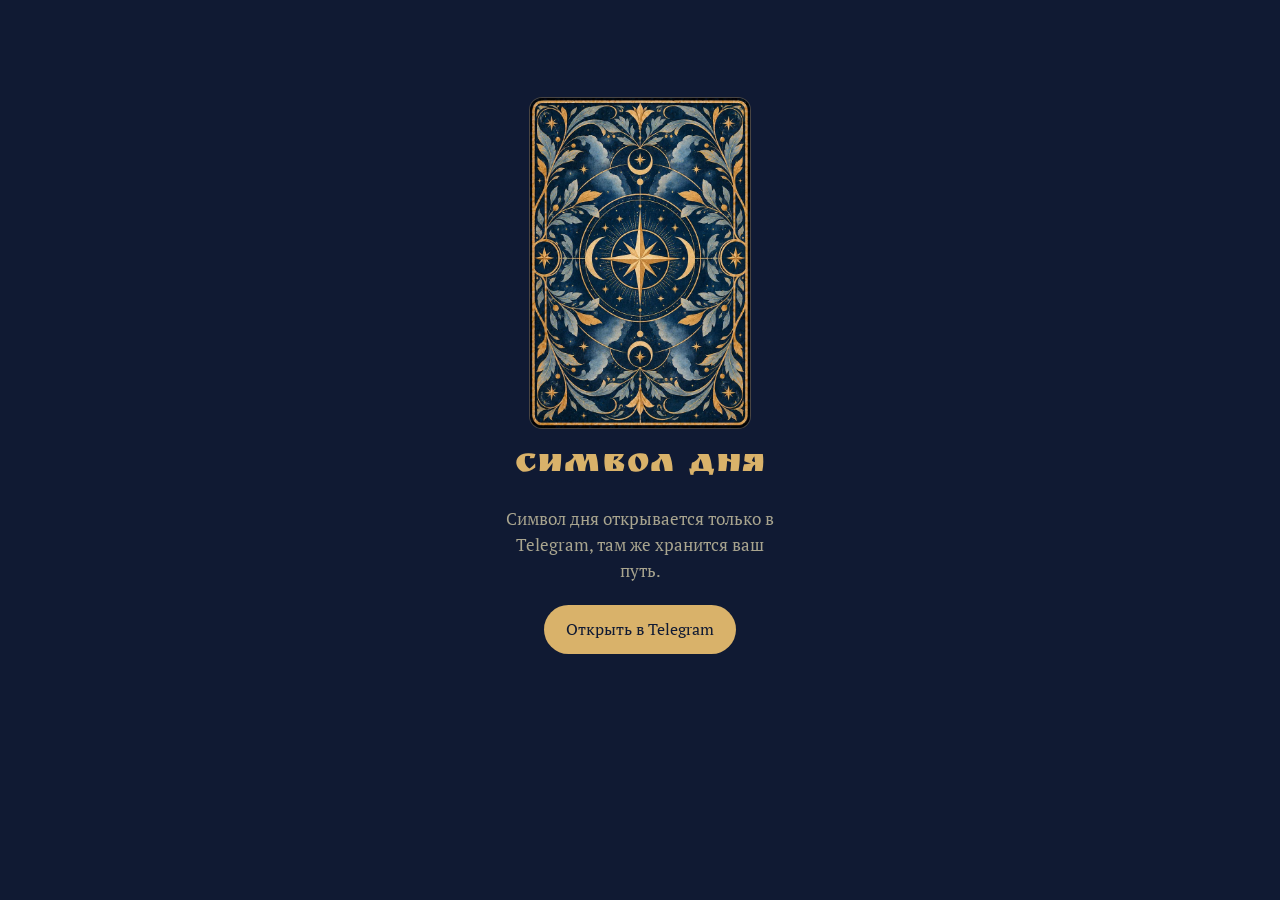
<file: index.html>
<!doctype html>
<html lang="ru">
<head>
<meta charset="utf-8">
<meta name="viewport" content="width=device-width, initial-scale=1, viewport-fit=cover">
<title>Символ дня</title>

<link rel="preconnect" href="https://fonts.googleapis.com">
<link rel="stylesheet" href="https://fonts.googleapis.com/css2?family=Ruslan+Display&family=PT+Serif:ital,wght@0,400;0,700;1,400&display=swap">
<script src="https://telegram.org/js/telegram-web-app.js"></script>
<style>
/* Layout: одна колонка, карта по центру как на столе, текст под ней; второй экран «Мой путь» — лента прошлых дней. Единый тёмный мир колоды: индиго и золото. */
:root {
  --night: #101a33;
  --night-2: #18264a;
  --gold: #d9b26a;
  --gold-soft: #b8975c;
  --cream: #efe4cc;
  --muted: #a9a58f;
  --line: rgba(217, 178, 106, .28);
  --veil: rgba(217, 178, 106, .06);
  --field: rgba(16, 26, 51, .7);
  --display: "Ruslan Display", "PT Serif", Georgia, serif;
  --body: "PT Serif", Georgia, "Times New Roman", serif;
  color-scheme: dark;
}
html, body { height: 100%; }
body { margin: 0; -webkit-text-size-adjust: 100%; }
[hidden] { display: none !important; }
img { max-width: 100%; }
:root { padding-top: env(safe-area-inset-top, 0px); padding-bottom: env(safe-area-inset-bottom, 0px); }
body {
  background: var(--night);
  color: var(--cream);
  font-family: var(--body);
  font-size: 17px;
  line-height: 1.55;
}
.wrap {
  max-width: 460px; margin: 0 auto;
  padding-left: max(16px, env(safe-area-inset-left, 0px));
  padding-right: max(16px, env(safe-area-inset-right, 0px));
  padding-block: 16px 40px;
  display: flex; flex-direction: column; align-items: center; gap: 18px;
}
.head { text-align: center; display: grid; gap: 2px; }
.eyebrow { font-size: 12px; letter-spacing: .18em; text-transform: uppercase; color: var(--gold-soft); }
.date { color: var(--muted); font-size: 14px; }

.tabs { display: flex; gap: 4px; padding: 4px; border: 1px solid var(--line); border-radius: 999px; }
.tabs button {
  font: inherit; font-size: 15px; color: var(--muted); background: none; border: 0;
  padding: 7px 16px; border-radius: 999px; cursor: pointer;
}
.tabs button[aria-selected="true"] { background: var(--veil); color: var(--gold); box-shadow: inset 0 0 0 1px var(--line); }
.tabs button:focus-visible { outline: 2px solid var(--gold); outline-offset: 2px; }

.view { width: 100%; display: flex; flex-direction: column; align-items: center; gap: 18px; }

.banner {
  width: 100%; box-sizing: border-box; border: 1px solid var(--line); border-radius: 12px;
  padding: 12px 14px; background: var(--veil); display: grid; gap: 8px; font-size: 15px;
}
.banner .row { display: flex; gap: 10px; flex-wrap: wrap; }

/* Карта */
.stage { perspective: 1400px; width: min(78vw, 340px); max-width: 100%; }
.card {
  position: relative; width: 100%; aspect-ratio: 2 / 3; max-width: 100%;
  transform-style: preserve-3d; transition: transform 1.1s cubic-bezier(.3, .1, .2, 1);
  border: 0; padding: 0; background: none; cursor: pointer; display: block;
}
.card.open { transform: rotateY(180deg); cursor: default; }
.side {
  position: absolute; inset: 0; backface-visibility: hidden; -webkit-backface-visibility: hidden;
  border-radius: 14px; overflow: hidden; box-shadow: 0 18px 40px rgba(0, 0, 0, .55), 0 0 0 1px var(--line);
}
.side img { width: 100%; height: 100%; object-fit: cover; display: block; }
.front { transform: rotateY(180deg); }
.card:not(.open) .back { animation: breathe 3.6s ease-in-out infinite; }
@keyframes breathe { 50% { box-shadow: 0 18px 48px rgba(217, 178, 106, .22), 0 0 0 1px var(--line); } }
.card:focus-visible { outline: 2px solid var(--gold); outline-offset: 6px; border-radius: 14px; }
.hint { color: var(--muted); font-style: italic; text-align: center; min-height: 1.5em; margin: 0; }

.reading { width: 100%; display: grid; gap: 18px; opacity: 0; transform: translateY(8px); transition: opacity .7s .6s, transform .7s .6s; }
.reading.show { opacity: 1; transform: none; }
.name { font-family: var(--display); color: var(--gold); text-align: center; font-size: 34px; line-height: 1.1; letter-spacing: .04em; text-wrap: balance; }
.orn { display: flex; align-items: center; gap: 10px; color: var(--gold-soft); }
.orn::before, .orn::after { content: ""; flex: 1; height: 1px; background: var(--line); }
.label { margin: 0 0 4px; font-size: 12px; letter-spacing: .16em; text-transform: uppercase; color: var(--gold-soft); font-weight: 400; }
.block p { margin: 0; }
.question { border: 1px solid var(--line); border-radius: 12px; padding: 16px 18px; background: var(--veil); }
.question p { font-size: 19px; font-style: italic; }

.note { display: grid; gap: 8px; }
textarea {
  width: 100%; min-height: 96px; resize: vertical; box-sizing: border-box;
  background: var(--field); color: var(--cream); font: inherit; font-size: 16px;
  border: 1px solid var(--line); border-radius: 10px; padding: 12px;
}
textarea:focus { outline: none; border-color: var(--gold); }
.saved { font-size: 13px; color: var(--muted); min-height: 1.2em; }

.ghost {
  justify-self: start; font: inherit; font-size: 15px; color: var(--gold); background: none;
  border: 1px solid var(--line); border-radius: 999px; padding: 7px 14px; cursor: pointer;
}
.ghost:focus-visible, .text-btn:focus-visible { outline: 2px solid var(--gold); outline-offset: 2px; }
.text-btn { font: inherit; font-size: 15px; color: var(--muted); background: none; border: 0; padding: 7px 4px; cursor: pointer; text-decoration: underline; text-underline-offset: 3px; }
.share { display: flex; gap: 12px; align-items: center; flex-wrap: wrap; }
.past { border-left: 2px solid var(--gold-soft); padding: 4px 0 4px 14px; display: grid; gap: 6px; }
.past .when { font-size: 13px; color: var(--muted); }
.past p { margin: 0; font-style: italic; white-space: pre-wrap; }

.next { text-align: center; color: var(--muted); font-size: 15px; margin: 0; }
.next b { color: var(--cream); font-variant-numeric: tabular-nums; font-weight: 400; }
.dev { display: flex; gap: 8px; flex-wrap: wrap; justify-content: center; }
.dev button { background: none; border: 1px dashed var(--line); color: var(--muted); font: inherit; font-size: 13px; padding: 6px 12px; border-radius: 8px; cursor: pointer; }

/* Мой путь */
.path-intro { color: var(--muted); text-align: center; margin: 0; max-width: 34ch; }
.path { width: 100%; display: grid; gap: 14px; list-style: none; margin: 0; padding: 0; }
.entry { display: grid; grid-template-columns: 64px minmax(0, 1fr); gap: 14px; padding-bottom: 14px; border-bottom: 1px solid var(--line); scroll-margin-top: 16px; }
.entry img { width: 64px; height: 96px; object-fit: cover; border-radius: 6px; box-shadow: 0 0 0 1px var(--line); }
.entry .body { min-width: 0; display: grid; gap: 8px; align-content: start; }
.entry h3 { margin: 0; font-family: var(--display); font-weight: 400; color: var(--gold); font-size: 21px; line-height: 1.15; }
.entry .when { font-size: 13px; color: var(--muted); }
.entry p { margin: 0; white-space: pre-wrap; overflow-wrap: anywhere; }
.entry .empty { color: var(--muted); font-style: italic; }
.entry textarea { min-height: 80px; }
.rec { display: grid; gap: 6px; justify-items: start; }
.rec > * { max-width: 100%; }
.rec textarea { width: 100%; }
.add { display: grid; gap: 2px; border-left: 2px solid var(--line); padding-left: 10px; }
.ghost:disabled { opacity: .5; cursor: default; }
.entry .actions { display: flex; gap: 10px; align-items: center; flex-wrap: wrap; }
.example { font-size: 12px; color: var(--muted); border: 1px solid var(--line); border-radius: 999px; padding: 1px 8px; justify-self: start; }
.nothing { color: var(--muted); font-style: italic; text-align: center; }

@media (prefers-reduced-motion: reduce) {
  .card, .reading { transition: none; }
  .card:not(.open) .back { animation: none; }
}
.gate { min-height: 80vh; display: flex; flex-direction: column; align-items: center; justify-content: center; gap: 20px; text-align: center; }
.gate img { width: min(56vw, 220px); border-radius: 12px; box-shadow: 0 0 0 1px var(--line); }
.gate p { margin: 0; color: var(--muted); max-width: 30ch; }
.gate a { text-decoration: none; color: var(--night); background: var(--gold); padding: 12px 22px; border-radius: 999px; font-size: 16px; }
.gate a:focus-visible { outline: 2px solid var(--cream); outline-offset: 3px; }
</style>
</head>
<body>


<div class="wrap">
  <header class="head">
    <span class="eyebrow">Глубина · символ дня</span>
    <span class="date" id="today"></span>
  </header>

  <nav class="tabs" role="tablist">
    <button role="tab" id="tabDay" aria-selected="true">Символ дня</button>
    <button role="tab" id="tabPath" aria-selected="false">Мой путь</button>
  </nav>

  <section class="view" id="viewDay">
    <div class="banner" id="weekBanner" hidden>
      <span id="weekText"></span>
      <div class="row">
        <button class="ghost" id="weekGo">Дописать</button>
        <button class="text-btn" id="weekSkip">Не сейчас</button>
      </div>
    </div>

    <div class="stage">
      <button class="card" id="card" aria-label="Перевернуть карту">
        <span class="side back"><img src="cards/back.webp" alt="Рубашка карты"></span>
        <span class="side front"><img id="face" alt=""></span>
      </button>
    </div>
    <p class="hint" id="hint">Сделайте вдох и коснитесь карты</p>

    <section class="reading" id="reading" hidden>
      <div class="name" id="name"></div>
      <div class="orn">✦</div>
      <div class="block"><h2 class="label">Смысл</h2><p id="meaning"></p></div>
      <div class="block"><h2 class="label">Тень</h2><p id="shadow"></p></div>
      <div class="block question"><h2 class="label">Вопрос дня</h2><p id="question"></p></div>
      <div class="share">
        <button class="ghost" id="shareImg">Поделиться</button>
        <button class="text-btn" id="shareStory">В сторис Telegram</button>
      </div>
      <div class="note">
        <label class="label" for="noteText">Что откликнулось</label>
        <textarea id="noteText" maxlength="1200" placeholder="Образ, чувство, воспоминание. Это видите только вы."></textarea>
        <span class="saved" id="saved"></span>
        <button class="ghost" id="pastBtn" aria-expanded="false" hidden>В прошлый раз</button>
        <div class="past" id="pastBox" hidden>
          <span class="when" id="pastWhen"></span>
          <p id="pastNote"></p>
          <span class="when" id="pastLaterLabel" hidden>Открылось позже</span>
          <p id="pastLater" hidden></p>
        </div>
      </div>
      <p class="next">Следующий символ откроется через <b id="left">—</b></p>
    </section>
  </section>

  <section class="view" id="viewPath" hidden>
    <p class="path-intro">Ваши символы по дням. Возвращайтесь к ним и дописывайте, что открылось позже.</p>
    <ul class="path" id="path"></ul>
  </section>

  <div class="dev" id="dev" hidden>
    <button id="demo">Заполнить примером</button>
    <button id="reset">Начать заново</button>
  </div>
</div>

<script>
const DECK = [
  {"n": "Туман", "m": "Может говорить о неопределённости, в которой пока трудно различить собственные желания. Иногда за туманом скрывается не отсутствие ответа, а невозможность увидеть всё сразу.", "s": "Стремление избегать ясности, чтобы не сталкиваться с выбором.", "q": "Что в моей жизни сейчас остаётся неясным и как я чувствую себя в этой неопределённости?"},
  {"n": "Пламя", "m": "Может говорить о внутренней энергии, страсти и желании проявить себя. Иногда это образ чувства, которое больше не хочет оставаться незамеченным.", "s": "Огонь может поглощать всё вокруг, когда ему не удаётся найти границы.", "q": "Что во мне сейчас горит и куда направлена эта энергия?"},
  {"n": "Корень", "m": "Может говорить о связи с прошлым, семейной историей и тем, на чём держится ваше ощущение себя. Он напоминает о невидимых основаниях, которые поддерживают или ограничивают рост.", "s": "Привязанность к привычному, даже когда оно мешает двигаться дальше.", "q": "На чём держится моё ощущение устойчивости и что из прошлого я продолжаю нести с собой?"},
  {"n": "Семя", "m": "Может говорить о зарождающемся желании, ещё не получившем форму. В нём есть возможность развития, которой пока не нужно становиться чем-то определённым.", "s": "Страх начать или бесконечное ожидание идеальных условий.", "q": "Что во мне только зарождается и пока не требует от меня готового результата?"},
  {"n": "Гора", "m": "Может говорить о трудной задаче, внутреннем усилии или стремлении к чему-то значимому. Иногда гора отражает масштаб, который вы придаёте препятствию.", "s": "Привычка требовать от себя невозможного и измерять ценность только достижениями.", "q": "Какую вершину я сейчас пытаюсь покорить и почему она для меня так важна?"},
  {"n": "Ветер", "m": "Может говорить о переменах, беспокойстве или потребности в движении. Иногда он отражает влияние обстоятельств, которые невозможно полностью контролировать.", "s": "Потеря собственного направления под воздействием чужих ожиданий и внешних событий.", "q": "Что сейчас меняет моё внутреннее состояние и куда я позволяю этому себя унести?"},
  {"n": "Олень", "m": "Может говорить о чуткости, достоинстве и способности замечать тонкие изменения вокруг. Его образ может напоминать о части вас, которая нуждается в бережном отношении, но сохраняет внутреннюю силу.", "s": "Излишняя настороженность и стремление исчезнуть при малейшей угрозе.", "q": "В каких ситуациях я чувствую себя одновременно сильным и уязвимым?"},
  {"n": "Ворон", "m": "Может говорить о внимании к тому, что скрыто, забыто или осталось без ответа. Иногда он сопровождает внутреннее соприкосновение с переменами и завершением старого.", "s": "Склонность искать угрозу и мрачный смысл там, где ещё ничего не решено.", "q": "На что я не хочу смотреть прямо, хотя это продолжает привлекать моё внимание?"},
  {"n": "Черепаха", "m": "Может говорить о собственном темпе, защищённости и умении оставаться рядом с собой. Её панцирь может напоминать о границе между внутренним миром и внешними требованиями.", "s": "Уход в защиту, которая постепенно превращается в изоляцию.", "q": "Где мне важно двигаться в своём темпе, а где я прячусь от жизни?"},
  {"n": "Мотылёк", "m": "Может говорить о притяжении к чему-то загадочному, прекрасному или эмоционально заряженному. Иногда он отражает желание приблизиться к тому, что одновременно манит и пугает.", "s": "Потеря себя в притяжении, которое не оставляет места для осознанного выбора.", "q": "Что меня так сильно притягивает и какую часть себя я готов ради этого не замечать?"},
  {"n": "Муравейник", "m": "Может говорить о принадлежности к группе, совместном труде и роли, которую вы занимаете среди других. Он также может отражать привычку поддерживать порядок через множество маленьких действий.", "s": "Растворение в общих задачах, когда собственные желания становятся неважными.", "q": "Какую роль я выполняю среди других и остаётся ли в ней место для меня самого?"},
  {"n": "Порог", "m": "Может говорить о переходе между знакомым и неизвестным, между прежним состоянием и возможностью нового опыта. Иногда он отражает момент, когда внутреннее решение ещё не стало действием.", "s": "Бесконечное пребывание на границе из страха перед последствиями выбора.", "q": "Перед какой внутренней границей я сейчас стою и что удерживает меня на месте?"},
  {"n": "Мост", "m": "Может говорить о попытке соединить две части своей жизни, два чувства или две противоположные позиции. Он может появляться как образ поиска связи там, где прежде была дистанция.", "s": "Попытка любой ценой примирить то, что пока не удаётся совместить.", "q": "Между какими двумя частями себя я сейчас пытаюсь построить связь?"},
  {"n": "Колодец", "m": "Может говорить о погружении в глубину переживаний и обращении к тому, что обычно скрыто от повседневного внимания. Вода в его глубине может напоминать о чувствах, которым трудно найти слова.", "s": "Страх перед собственными переживаниями или бесконечное погружение в них без возможности вернуться к настоящему.", "q": "Что находится глубже моих привычных объяснений и какие чувства поднимаются, когда я к этому приближаюсь?"},
  {"n": "Чердак", "m": "Может говорить о воспоминаниях, забытых интересах и частях личной истории, которые давно не были в центре внимания. Иногда это образ внутреннего хранилища, где рядом существуют ценные находки и то, к чему вы пока не готовы прикоснуться.", "s": "Захламление внутреннего пространства прошлым, которое больше не удаётся пересмотреть.", "q": "Что из своего прошлого я давно не открывал и что могло бы обнаружиться там сегодня?"},
  {"n": "Пустой стул", "m": "Может говорить об отсутствии, ожидании встречи или месте, которое пока никем не занято. Иногда он отражает потребность услышать собственный голос без присутствия чужих ожиданий.", "s": "Одиночество, превращённое в привычку ждать того, кто должен заполнить внутреннюю пустоту.", "q": "Кого или чего не хватает в моей жизни и какое место я сам оставляю для себя?"},
  {"n": "Зеркало", "m": "Может говорить о самовосприятии и о том, как ваш образ себя складывается из личного опыта и чужих взглядов. Иногда отражение обнаруживает разницу между тем, кем вы себя считаете, и тем, что чувствуете на самом деле.", "s": "Зависимость от внешней оценки или невозможность увидеть себя за привычным образом.", "q": "Что я замечаю в себе, когда перестаю смотреть на себя чужими глазами?"},
  {"n": "Чаша", "m": "Может говорить о способности принимать чувства, впечатления и заботу, не требуя от себя немедленно что-то с ними делать. Её образ может быть связан с внутренним вместилищем, которое имеет свои пределы.", "s": "Переполненность чужими переживаниями или неспособность принимать то, в чём вы нуждаетесь.", "q": "Что я сейчас способен принять, а для чего во мне пока нет места?"},
  {"n": "Нить", "m": "Может говорить о связи между событиями, людьми и частями вашего опыта. Иногда она помогает заметить едва различимую линию, которая объединяет то, что прежде казалось разрозненным.", "s": "Страх потерять связь, из-за которого становится трудно отпустить прошлое.", "q": "Какая невидимая связь продолжает влиять на мои решения и чувства?"},
  {"n": "Ножницы", "m": "Могут говорить о разделении, различении и способности отделять одно от другого. Их образ может появляться там, где важно заметить границу между собственными желаниями и тем, что вам навязано.", "s": "Резкое отсечение чувств или отношений вместо признания сложных переживаний.", "q": "Что в моей жизни я пытаюсь разделить и что мне трудно отпустить или сохранить?"},
  {"n": "Колокол", "m": "Может говорить о пробуждении внимания к чему-то важному, что прежде оставалось на периферии сознания. Его звучание может быть образом внутреннего отклика, который трудно игнорировать.", "s": "Тревожное ожидание сигнала извне и неспособность услышать собственные ощущения без подтверждения.", "q": "На какой внутренний отклик я давно обращаю внимание, но пока не могу понять его значение?"},
  {"n": "Маска", "m": "Может говорить о социальных ролях, привычных способах взаимодействия и той части себя, которую вы показываете окружающим. Иногда она помогает исследовать разницу между защитой и искренним выражением чувств.", "s": "Потеря контакта с собой, когда роль становится единственным допустимым способом быть.", "q": "Какую свою сторону я показываю другим и какую предпочитаю оставлять за маской?"},
  {"n": "Фонарь", "m": "Может говорить о внимании, которое освещает небольшой участок внутреннего пространства, не раскрывая всей картины. Иногда это образ готовности исследовать неизвестное постепенно, шаг за шагом.", "s": "Стремление контролировать каждый следующий шаг и страх двигаться без полной ясности.", "q": "Что я могу рассмотреть внимательнее, если мне не нужно сразу понимать всё целиком?"},
  {"n": "Гроза", "m": "Может говорить о накопившемся напряжении, сильных чувствах или переменах, которые трудно удерживать внутри. Иногда она помогает заметить, сколько энергии скрывается за внешним спокойствием.", "s": "Разрушительная разрядка, при которой чувства начинают управлять отношениями и решениями.", "q": "Что во мне накопилось и как я обычно обхожусь с сильными чувствами?"},
  {"n": "Песочные часы", "m": "Могут говорить о переживании времени, конечности и необходимости замечать, на что уходит ваша жизнь. Их образ также может напоминать, что разные внутренние процессы созревают с разной скоростью.", "s": "Постоянная спешка, страх опоздать или ощущение, что собственная жизнь проходит мимо.", "q": "На что я трачу своё время и что в моей жизни заслуживает большего внимания?"}
];
const MAIN = "sd_main";
const DAY = "d_";

const tg = window.Telegram && window.Telegram.WebApp && window.Telegram.WebApp.initData ? window.Telegram.WebApp : null;
if (tg) { try { tg.ready(); tg.expand(); tg.setHeaderColor("#101a33"); tg.setBackgroundColor("#101a33"); } catch (e) {} }

// Хранилище: облако Telegram (каждый день — отдельная запись), вне Telegram — память браузера.
const cloud = tg && tg.CloudStorage;
const parse = v => { try { return v ? JSON.parse(v) : null; } catch (e) { return null; } };
const store = {
  get: k => new Promise(res => {
    if (cloud) cloud.getItem(k, (e, v) => res(parse(v)));
    else { try { res(parse(localStorage.getItem(k))); } catch (e) { res(null); } }
  }),
  set: (k, v) => {
    const s = JSON.stringify(v);
    if (cloud) { try { cloud.setItem(k, s); } catch (e) {} }
    else { try { localStorage.setItem(k, s); } catch (e) {} }
  },
  del: k => {
    if (cloud) { try { cloud.removeItem(k); } catch (e) {} }
    else { try { localStorage.removeItem(k); } catch (e) {} }
  },
  keys: () => new Promise(res => {
    if (cloud) cloud.getKeys((e, ks) => res(ks || []));
    else { try { res(Object.keys(localStorage)); } catch (e) { res([]); } }
  }),
  many: ks => new Promise(res => {
    if (!ks.length) return res({});
    if (cloud) cloud.getItems(ks, (e, o) => { const r = {}; for (const k in (o || {})) r[k] = parse(o[k]); res(r); });
    else { const r = {}; for (const k of ks) { try { r[k] = parse(localStorage.getItem(k)); } catch (e) {} } res(r); }
  })
};

const $ = id => document.getElementById(id);
const pad = n => String(n).padStart(2, "0");
const keyOf = d => d.getFullYear() + "-" + pad(d.getMonth() + 1) + "-" + pad(d.getDate());
const todayKey = () => keyOf(new Date());
const daysAgo = n => { const d = new Date(); d.setDate(d.getDate() - n); return keyOf(d); };
const human = k => { const [y, m, d] = k.split("-").map(Number); return new Date(y, m - 1, d).toLocaleDateString("ru-RU", { day: "numeric", month: "long" }); };
const ageDays = k => { const [y, m, d] = k.split("-").map(Number); const t = new Date(); t.setHours(0, 0, 0, 0); return Math.round((t - new Date(y, m - 1, d)) / 864e5); };
const img = i => "cards/" + pad(i + 1) + ".webp";
$("today").textContent = new Date().toLocaleDateString("ru-RU", { day: "numeric", month: "long", weekday: "long" });

let main = {};      // { seen:[], date, card, dismissed:[] }
let days = {};      // "YYYY-MM-DD" -> { c, note, later, ex }

function saveDay(k) { store.set(DAY + k, days[k]); }
function saveMain() { store.set(MAIN, main); }

/* ---------- Символ дня ---------- */
function pick() {
  let seen = (main.seen || []).filter(i => i < DECK.length);
  if (seen.length >= DECK.length) seen = [];
  let pool = DECK.map((_, i) => i).filter(i => !seen.includes(i) && i !== main.card);
  if (!pool.length) pool = DECK.map((_, i) => i);
  const i = pool[Math.floor(Math.random() * pool.length)];
  seen.push(i);
  return { i, seen };
}

function fill(i) {
  const c = DECK[i];
  $("face").src = img(i); $("face").alt = c.n;
  $("name").textContent = c.n;
  $("meaning").textContent = c.m; $("shadow").textContent = c.s; $("question").textContent = c.q;
  $("noteText").value = (days[todayKey()] && days[todayKey()].note) || "";
  showPast(i);
}

function showPast(i) {
  const t = todayKey();
  const prev = Object.keys(days).filter(k => k < t && days[k] && days[k].c === i && (days[k].note || addsOf(days[k]).length)).sort().pop();
  $("pastBtn").hidden = !prev; $("pastBox").hidden = true; $("pastBtn").setAttribute("aria-expanded", "false");
  if (!prev) return;
  const e = days[prev];
  $("pastWhen").textContent = human(prev) + ", этот символ уже выпадал вам";
  $("pastNote").textContent = e.note || "В тот день вы ничего не записали.";
  const adds = addsOf(e);
  $("pastLaterLabel").hidden = $("pastLater").hidden = !adds.length;
  $("pastLater").textContent = adds.map(a => (a.d ? human(a.d) + ": " : "") + a.t).join("\n\n");
}
$("pastBtn").addEventListener("click", () => {
  const open = $("pastBox").hidden;
  $("pastBox").hidden = !open; $("pastBtn").setAttribute("aria-expanded", String(open));
});

function reveal(instant) {
  const card = $("card");
  if (instant) card.style.transition = "none";
  card.classList.add("open");
  card.setAttribute("aria-label", DECK[main.card].n);
  if (instant) { void card.offsetHeight; card.style.transition = ""; }
  $("hint").hidden = true;
  $("reading").hidden = false;
  prepShare();
  requestAnimationFrame(() => requestAnimationFrame(() => $("reading").classList.add("show")));
  tick();
}

function cover() {
  $("reading").classList.remove("show"); $("reading").hidden = true;
  $("card").classList.remove("open"); $("hint").hidden = false;
}

function tick() {
  const now = new Date(), end = new Date(now); end.setHours(24, 0, 0, 0);
  const m = Math.max(0, Math.round((end - now) / 60000));
  $("left").textContent = Math.floor(m / 60) + " ч " + pad(m % 60) + " мин";
}
setInterval(tick, 30000);

$("card").addEventListener("click", () => {
  if ($("card").classList.contains("open") || main.date === todayKey()) return;
  const { i, seen } = pick();
  const t = todayKey();
  main.date = t; main.card = i; main.seen = seen; saveMain();
  days[t] = { c: i }; saveDay(t);
  fill(i);
  try { tg && tg.HapticFeedback && tg.HapticFeedback.impactOccurred("soft"); } catch (e) {}
  const pre = new Image(); pre.onload = pre.onerror = () => reveal(false); pre.src = img(i);
});

let timer;
$("noteText").addEventListener("input", e => {
  clearTimeout(timer);
  timer = setTimeout(() => {
    const t = todayKey();
    days[t] = days[t] || { c: main.card };
    days[t].note = e.target.value; saveDay(t);
    $("saved").textContent = "Сохранено";
  }, 600);
});

/* ---------- Напоминание через неделю ---------- */
function weekCandidate() {
  const dis = main.dismissed || [];
  return Object.keys(days).filter(k => {
    const a = ageDays(k);
    return a >= 7 && a <= 10 && days[k] && !addsOf(days[k]).length && !dis.includes(k);
  }).sort().pop();
}
function showWeek() {
  const k = weekCandidate();
  $("weekBanner").hidden = !k;
  if (!k) return;
  const a = ageDays(k);
  $("weekText").textContent = (a === 7 ? "Неделю назад" : a + " дней назад") + " вам выпал символ «" + DECK[days[k].c].n + "». Что-то изменилось?";
  $("weekGo").onclick = () => { switchTab("path"); openLater(k); };
}
$("weekSkip").addEventListener("click", () => {
  const k = weekCandidate(); if (!k) return;
  main.dismissed = (main.dismissed || []).concat(k).slice(-30); saveMain(); showWeek();
});

/* ---------- Поделиться ---------- */
const storyUrl = () => new URL("stories/" + pad(main.card + 1) + ".jpg", location.href).href;
const canTg = v => { try { return tg && tg.isVersionAtLeast && tg.isVersionAtLeast(v); } catch (e) { return false; } };
const openOut = url => { if (tg) { try { tg.openLink(url); return; } catch (e) {} } window.open(url, "_blank", "noopener"); };
$("shareStory").addEventListener("click", () => {
  const url = storyUrl();
  if (canTg("7.8") && tg.shareToStory) {
    try { tg.shareToStory(url, { text: "Мой символ дня — " + DECK[main.card].n + "\nПопасть в Глубину: t.me/anpache_bot" }); return; } catch (e) {}
  }
  openOut(url);
});
// Картинку готовим заранее: системное меню «Поделиться» открывается только сразу после нажатия.
let shareFile = null;
async function prepShare() {
  shareFile = null;
  try {
    const r = await fetch(storyUrl());
    const blob = await r.blob();
    shareFile = new File([blob], "simvol-dnya-" + pad(main.card + 1) + ".jpg", { type: "image/jpeg" });
  } catch (e) {}
}
$("shareImg").addEventListener("click", async () => {
  const text = "Мой символ дня — " + DECK[main.card].n + ". Вытяните свой: t.me/glubina_help_bot?startapp";
  if (shareFile && navigator.canShare && navigator.canShare({ files: [shareFile] })) {
    try { await navigator.share({ files: [shareFile], text }); return; }
    catch (e) { if (e && e.name === "AbortError") return; }
  }
  const url = storyUrl();
  if (canTg("8.0") && tg.downloadFile) {
    try { tg.downloadFile({ url, file_name: "simvol-dnya-" + pad(main.card + 1) + ".jpg" }); return; } catch (e) {}
  }
  openOut(url);
});

/* ---------- Мой путь ---------- */
// Дописки хранятся списком с датами; старая одиночная запись later тоже показывается.
const addsOf = e => [...(e.later ? [{ d: null, t: e.later }] : []), ...((e.adds) || [])];
const full = k => JSON.stringify(days[k] || {}).length > 3600;
const el = (tag, cls, text) => { const x = document.createElement(tag); if (cls) x.className = cls; if (text != null) x.textContent = text; return x; };

function renderPath() {
  const list = $("path"); list.textContent = "";
  const ks = Object.keys(days).filter(k => days[k] && Number.isInteger(days[k].c)).sort().reverse();
  if (!ks.length) {
    list.append(el("li", "nothing", "Здесь появятся ваши символы, когда вы откроете первую карту."));
    return;
  }
  const t = todayKey();
  for (const k of ks) {
    const e = days[k], c = DECK[e.c];
    const li = el("li", "entry"); li.id = "e-" + k;
    const im = el("img"); im.src = img(e.c); im.alt = "";
    const body = el("div", "body");
    const head = el("div");
    head.append(el("h3", null, c.n), el("span", "when", (k === t ? "Сегодня, " : "") + human(k)));
    body.append(head);
    if (e.ex) body.append(el("span", "example", "пример"));

    // Откликнулось
    const noteBox = el("div", "rec");
    noteBox.append(el("div", "label", "Откликнулось"));
    const np = el("p", e.note ? "" : "empty", e.note || (k === t ? "Пока ничего не записано." : "В тот день вы ничего не записали."));
    const edit = el("button", "text-btn", e.note ? "Изменить" : "Записать");
    edit.addEventListener("click", () => editor(noteBox, e.note || "", "Образ, чувство, воспоминание", v => {
      days[k].note = v; saveDay(k); if (k === t) $("noteText").value = v; renderPath();
    }));
    noteBox.append(np, edit);
    body.append(noteBox);

    // Открылось позже
    const adds = addsOf(e);
    const laterBox = el("div", "rec"); laterBox.id = "later-" + k;
    if (adds.length) {
      laterBox.append(el("div", "label", "Открылось позже"));
      for (const a of adds) {
        const item = el("div", "add");
        if (a.d) item.append(el("span", "when", human(a.d)));
        item.append(el("p", null, a.t));
        laterBox.append(item);
      }
    }
    const add = el("button", "ghost", adds.length ? "Дописать ещё" : "Дописать, что открылось");
    if (full(k)) { add.disabled = true; add.textContent = "Для этого дня записей достаточно"; }
    add.addEventListener("click", () => openLater(k));
    laterBox.append(add);
    body.append(laterBox);

    li.append(im, body);
    list.append(li);
  }
}

// Поле ввода на месте записи; сохраняет по кнопке.
function editor(box, value, ph, onSave) {
  box.querySelectorAll("button, p.empty").forEach(x => x.remove());
  const ta = el("textarea"); ta.maxLength = 1200; ta.value = value; ta.placeholder = ph;
  ta.setAttribute("aria-label", ph);
  const row = el("div", "actions");
  const save = el("button", "ghost", "Сохранить");
  const cancel = el("button", "text-btn", "Отмена");
  save.addEventListener("click", () => onSave(ta.value.trim()));
  cancel.addEventListener("click", renderPath);
  row.append(save, cancel);
  box.append(ta, row);
  setTimeout(() => ta.focus({ preventScroll: true }), 200);
  return ta;
}

function openLater(k) {
  const box = $("later-" + k); if (!box || full(k)) return;
  editor(box, "", "Что вы видите в этом символе сейчас?", v => {
    if (!v) return renderPath();
    days[k].adds = (days[k].adds || []).concat({ d: todayKey(), t: v.slice(0, 600) });
    saveDay(k); renderPath(); showWeek();
  });
  $("e-" + k).scrollIntoView({ block: "start", behavior: "smooth" });
}

/* ---------- Вкладки ---------- */
function switchTab(which) {
  const path = which === "path";
  $("viewDay").hidden = path; $("viewPath").hidden = !path;
  $("tabDay").setAttribute("aria-selected", String(!path));
  $("tabPath").setAttribute("aria-selected", String(path));
  if (path) renderPath();
}
$("tabDay").addEventListener("click", () => switchTab("day"));
$("tabPath").addEventListener("click", () => switchTab("path"));

/* ---------- Только для просмотра вне Telegram ---------- */
async function wipe() {
  const ks = (await store.keys()).filter(k => k === MAIN || k.startsWith(DAY));
  ks.forEach(store.del);
  main = {}; days = {};
}
$("reset").addEventListener("click", async () => {
  await wipe(); cover(); showWeek(); switchTab("day");
});
$("demo").addEventListener("click", async () => {
  await wipe();
  const ex = [
    [26, 13, "Пример. Тёмная вода и страх заглянуть. Вспомнила бабушкин дом.", "Пример. Через неделю поняла, что боюсь не глубины, а того, что там никого нет."],
    [7, 16, "Пример. Зеркало в старой раме. Хотелось отвернуться.", ""],
    [3, 7, "Пример. Ворон сидел спокойно, без угрозы. Удивило.", ""],
    [1, 12, "", ""]
  ];
  for (const [a, c, note, later] of ex) { const k = daysAgo(a); days[k] = { c, note, later, ex: 1 }; saveDay(k); }
  const t = todayKey();
  main = { seen: [13, 16, 7, 12], date: t, card: 13, dismissed: [] };
  days[t] = { c: 13, ex: 1 }; saveDay(t); saveMain();
  fill(13); reveal(true); showWeek(); switchTab("day");
});

function showGate() {
  document.querySelector(".wrap").innerHTML =
    '<div class="gate"><img src="cards/back.webp" alt="">' +
    '<div class="name">Символ дня</div>' +
    '<p>Символ дня открывается только в Telegram, там же хранится ваш путь.</p>' +
    '<a href="https://t.me/glubina_help_bot?startapp">Открыть в Telegram</a></div>';
}

/* ---------- Запуск ---------- */
(async () => {
  if (!tg) { showGate(); return; }
  main = (await store.get(MAIN)) || {};
  const ks = (await store.keys()).filter(k => k.startsWith(DAY));
  const got = await store.many(ks);
  for (const k of ks) if (got[k]) days[k.slice(DAY.length)] = got[k];
  if (main.date === todayKey() && Number.isInteger(main.card)) { fill(main.card); reveal(true); }
  showWeek();
})();
</script>

</body>
</html>
</file>
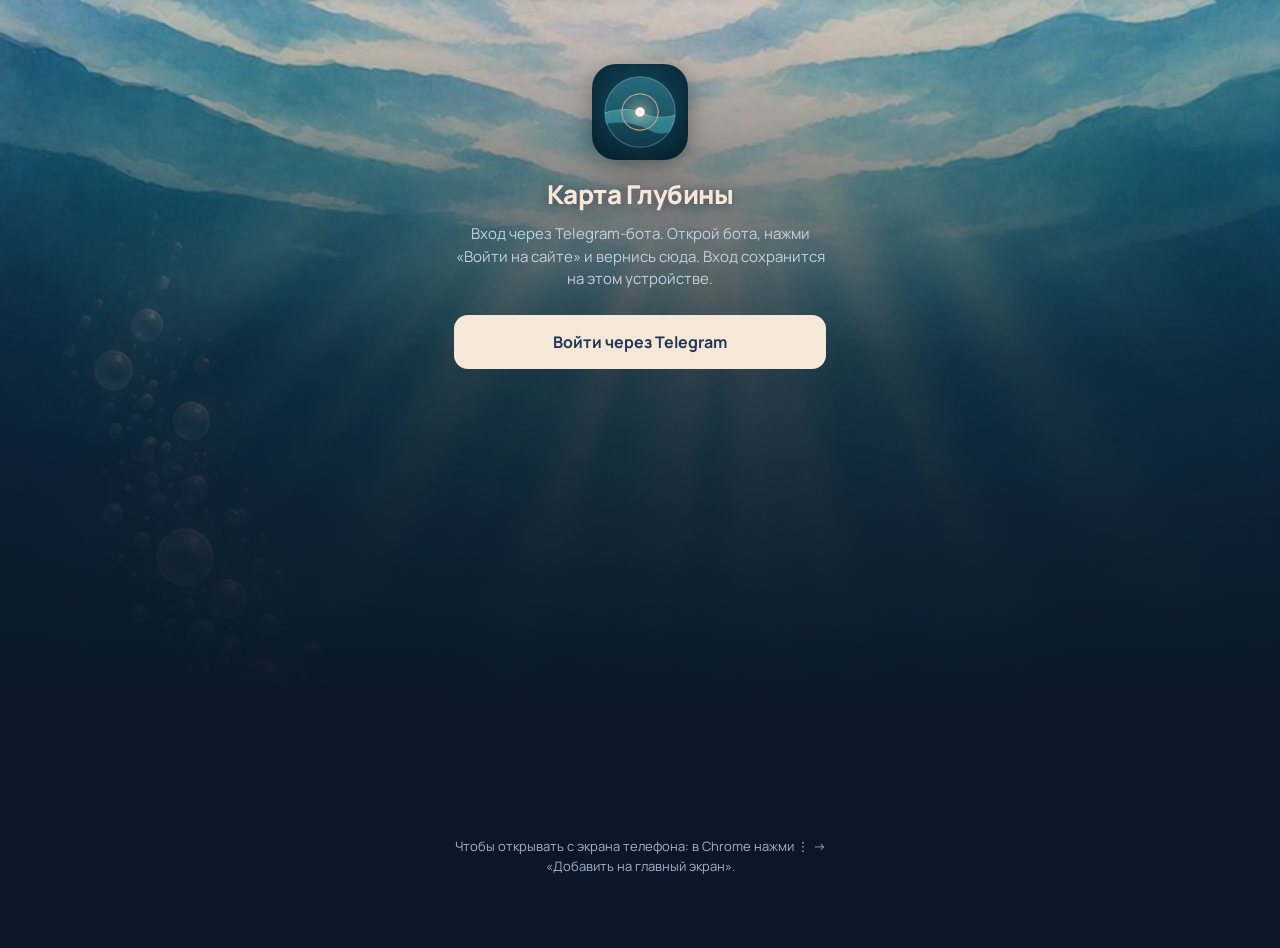
<file: karta/index.html>
<!doctype html>
<html lang="ru">
<head>
<meta charset="utf-8">
<meta name="viewport" content="width=device-width, initial-scale=1, maximum-scale=1, user-scalable=no, viewport-fit=cover">
<meta name="theme-color" content="#0F1E33">
<title>Карта Глубины</title>
<link rel="preconnect" href="https://fonts.googleapis.com">
<link rel="stylesheet" href="https://fonts.googleapis.com/css2?family=Manrope:wght@400;500;600;700;800&display=swap">
<link rel="stylesheet" href="styles.css?v=33">
<link rel="manifest" href="manifest.webmanifest">
<link rel="apple-touch-icon" href="img/icon-180.png">
<meta name="apple-mobile-web-app-capable" content="yes">
<meta name="mobile-web-app-capable" content="yes">
<meta name="apple-mobile-web-app-title" content="Глубина">
<meta name="apple-mobile-web-app-status-bar-style" content="black-translucent">
<!-- скрипт Telegram грузим только внутри Telegram: с ярлыка и без VPN сайт не ждет telegram.org -->
<script>(function(){var h=location.hash+location.search,ss="";try{ss=sessionStorage.getItem("__telegram__initParams")||""}catch(e){}if(/tgWebApp/.test(h)||ss||window.TelegramWebviewProxy||(window.external&&"notify" in window.external)||window.parent!==window)document.write('<script src="https://telegram.org/js/telegram-web-app.js"><\/script>');})();</script>
</head>
<body>
<main id="app" aria-live="polite"></main>
<script src="config.js?v=33"></script>
<script src="content.js?v=33"></script>
<script src="welcome.js?v=33"></script>
<script src="cycle-art.js?v=33"></script>
<script src="dict-art.js?v=33"></script>
<script src="app.js?v=33"></script>
<script src="loader.js?v=33"></script>
</body>
</html>
</file>
<file: karta/styles.css>
:root{
  --bg:#0F1E33; --bg-deep:#0B1728; --card:#182B45; --card2:#152740; --card3:#1F3654;
  --line:#2A4263; --line2:#3A5578;
  --text:#E8EEF4; --muted:#9FB2C8; --muted2:#C3D0DE; --dim:#7F93AA;
  --blue:#8CC4E8;
  --terra:#C9775A; --terra-l:#F0C7B5; --terra-bg:#33262A; --terra-line:#7A4A3C;
  --sage:#8FB39A; --sage-bg:#24382F; --sage-l:#A9CBB3;
}
*{box-sizing:border-box;-webkit-tap-highlight-color:transparent}
html,body{margin:0;background:var(--bg);color:var(--text);font-family:Manrope,system-ui,sans-serif;font-size:16px;line-height:1.5}
body{min-height:100vh}
a{color:inherit;text-decoration:none}
button{font-family:inherit;color:inherit;cursor:pointer}
#app{max-width:520px;margin:0 auto;padding:16px 20px calc(32px + env(safe-area-inset-bottom))}
.stack{display:flex;flex-direction:column;gap:18px}
.row{display:flex;gap:10px;align-items:center}
.back{display:inline-flex;align-items:center;gap:6px;font-size:14px;color:var(--muted);min-height:44px;background:none;border:none;padding:0}
.kicker{font-size:13px;color:var(--muted)}
.kicker.terra{color:var(--terra-l);letter-spacing:.06em;font-weight:600;text-transform:uppercase}
h1{margin:0;font-size:28px;font-weight:800;line-height:1.15}
h2{margin:0;font-size:18px;font-weight:800}
p{margin:0}
.lead{font-size:15px;color:var(--muted2);line-height:1.6}
.small{font-size:13px;color:var(--muted);line-height:1.5}
.center{text-align:center}
.card{background:var(--card);border-radius:16px;padding:16px;display:flex;flex-direction:column;gap:8px}
.card.blue{background:var(--card3);border:1px solid var(--line2)}
.card.terra{background:var(--terra-bg);border:1px solid var(--terra-line)}
.card.sage{background:var(--sage-bg);border:1px solid var(--sage)}
.card.dashed{background:none;border:1px dashed var(--line)}
.btn{display:block;width:100%;text-align:center;background:var(--blue);color:var(--bg);font-weight:700;font-size:16px;padding:16px 0;border-radius:14px;border:none}
.btn.ghost{background:none;color:var(--muted);border:1px solid var(--line);font-weight:600;font-size:15px}
.btn.sage{background:var(--sage-bg);color:var(--sage-l);border:1px solid var(--sage);font-weight:800}
.link-row{display:flex;align-items:center;justify-content:space-between;gap:12px;padding:14px 16px;border-radius:14px;border:1px solid var(--line);min-height:44px;font-weight:700;font-size:15px;background:none;width:100%;text-align:left}
.chips{display:flex;flex-wrap:wrap;gap:8px}
.chip{font-size:14px;padding:10px 16px;border-radius:999px;border:1px solid var(--line);background:none;min-height:44px}
.chip.on{background:var(--sage-bg);border-color:var(--sage);color:#ECF4EE}
.chip.add{color:var(--muted);border-style:dashed;border-color:var(--line2)}
label.q{display:flex;flex-direction:column;gap:4px}
label.q b{font-size:15px}
label.q span{font-size:14px;color:var(--muted2);line-height:1.5}
textarea{width:100%;background:var(--card);border:1px solid var(--line);border-radius:14px;padding:12px 14px;color:var(--text);font-family:inherit;font-size:16px;line-height:1.5;resize:vertical;min-height:72px}
textarea::placeholder{color:var(--dim)}
textarea:focus{outline:2px solid var(--blue);outline-offset:1px}
.illu{width:100%;aspect-ratio:16/9;object-fit:cover;border-radius:20px;display:block;background:var(--card2)}
.illu.empty{display:flex;align-items:center;justify-content:center;color:var(--dim);font-size:14px;border:1px dashed var(--line2);background:none}
.check{display:flex;gap:12px;align-items:center;font-size:15px}
.check i{width:36px;height:36px;border-radius:50%;background:var(--card);display:flex;align-items:center;justify-content:center;flex-shrink:0;font-style:normal;color:var(--blue)}
.prac{display:flex;gap:12px;align-items:center;padding:12px 14px;border-radius:16px;background:var(--card2);width:100%;border:none;text-align:left;min-height:56px}
.prac .num{width:30px;height:30px;border-radius:50%;display:flex;align-items:center;justify-content:center;font-weight:800;font-size:14px;flex-shrink:0}
.prac.done .num{background:var(--sage);color:var(--bg)}
.prac.open .num{border:2px solid var(--text)}
.prac.locked{background:none;border:1px dashed var(--line)}
.prac.locked .num{border:2px solid var(--line2);color:var(--muted)}
.prac .t{flex:1;display:flex;flex-direction:column;gap:2px}
.prac .t b{font-size:15px;font-weight:700}
.prac .t span{font-size:12px;color:var(--muted)}
.hint-terra{color:var(--terra-l)!important}
/* player */
.player{min-height:calc(100vh - 48px);display:flex;flex-direction:column;align-items:center;padding-top:24px}
.player .orb{flex:1;display:flex;align-items:center;justify-content:center;min-height:300px}
.ripple{position:relative;width:260px;height:260px}
.ripple span{position:absolute;inset:0;margin:auto;width:104px;height:104px;border-radius:50%;background:var(--card3);animation:rip 9s linear infinite;opacity:0}
.ripple span:nth-child(2){animation-delay:3s}.ripple span:nth-child(3){animation-delay:6s}
.ripple .core{position:absolute;inset:0;margin:auto;width:104px;height:104px;border-radius:50%;background:var(--card3)}
.ripple .core2{position:absolute;inset:0;margin:auto;width:68px;height:68px;border-radius:50%;background:var(--line);opacity:.6}
@keyframes rip{0%{transform:scale(1);opacity:.7}100%{transform:scale(2.6);opacity:0}}
@media (prefers-reduced-motion:reduce){.ripple span{animation:none}}
.seek{width:100%;display:flex;flex-direction:column;gap:8px}
input[type=range]{width:100%;accent-color:var(--blue);height:28px}
.times{display:flex;justify-content:space-between;font-size:12px;color:var(--muted)}
.ctrls{display:flex;align-items:center;gap:28px;margin:24px 0 18px}
.round{width:56px;height:56px;border-radius:50%;background:none;border:1px solid var(--line);display:flex;align-items:center;justify-content:center;position:relative;font-size:10px;font-weight:800;color:var(--muted2)}
.play{width:78px;height:78px;border-radius:50%;background:var(--blue);border:none;display:flex;align-items:center;justify-content:center}
.exit{min-height:44px;padding:0 24px;border-radius:22px;border:1px solid var(--terra-line);color:var(--terra-l);font-weight:700;background:none}
.toast{position:fixed;left:50%;bottom:24px;transform:translateX(-50%);background:var(--card3);border:1px solid var(--line2);padding:12px 18px;border-radius:14px;font-size:14px;z-index:9;max-width:90vw}
.demo{margin-top:28px;border-top:1px solid var(--line);padding-top:16px}
/* знакомство, словарь, музыка */
.inp{width:100%;background:var(--card);border:1px solid var(--line);border-radius:14px;padding:12px 14px;color:var(--text);font-family:inherit;font-size:16px;min-height:48px;color-scheme:dark}
.inp:focus{outline:2px solid var(--blue);outline-offset:1px}
.consent{display:flex;gap:12px;align-items:flex-start;font-size:14px;line-height:1.5;color:var(--muted2)}
.consent input{width:22px;height:22px;flex-shrink:0;margin-top:1px;accent-color:var(--sage)}
.btn:disabled{opacity:.4}
.seg2,.seg3,.seg5{display:grid;gap:6px}
.seg2{grid-template-columns:1fr 1fr}.seg3{grid-template-columns:repeat(3,minmax(0,1fr))}.seg5{grid-template-columns:repeat(5,minmax(0,1fr))}
.seg2 a,.seg3 button,.seg5 button{display:flex;align-items:center;justify-content:center;text-align:center;min-height:44px;padding:8px 4px;border-radius:12px;border:1px solid var(--line);background:none;font-size:14px;color:var(--text)}
.seg2 a{border-radius:999px;background:var(--card)}
.seg2 a.on,.seg3 button.on,.seg5 button.on{background:var(--blue);border-color:var(--blue);color:var(--bg);font-weight:700}
input[type=search]{-webkit-appearance:none}
.sym-row{display:flex;gap:12px;align-items:center;padding:12px 14px;border-radius:14px;background:var(--card);min-height:56px}
.sym-row .t{flex:1;display:flex;flex-direction:column;gap:2px}
.sym-row .t b{font-size:15px}.sym-row .t span{font-size:13px;color:var(--muted);line-height:1.4}
.chip.mine{background:var(--sage-bg);border-color:var(--sage);color:#ECF4EE}
.chip.sm{min-height:0;padding:5px 10px;font-size:12px}
a.chip{display:inline-flex;align-items:center}
.dash-btn{width:100%;background:none;font-family:inherit;display:flex;align-items:center;justify-content:center;gap:8px;min-height:44px;border-radius:14px;border:1px dashed var(--line2);font-size:14px;font-weight:600;color:var(--blue)}
.trk{display:flex;align-items:center;gap:8px;padding:6px 8px 6px 6px;border-radius:14px;background:var(--card)}
.trk.cur{background:var(--card3);border:1px solid #4A6A90}
.trk .tbody{flex:1;display:flex;align-items:center;gap:12px;background:none;border:none;text-align:left;padding:4px;min-height:52px}
.trk .ti{width:40px;height:40px;border-radius:10px;background:var(--card2);display:flex;align-items:center;justify-content:center;flex-shrink:0}
.trk .t{display:flex;flex-direction:column;gap:2px}.trk .t b{font-size:15px}.trk .t span{font-size:12px;color:var(--muted)}
.trk .add{width:44px;height:44px;border-radius:999px;border:1px solid var(--line);background:none;display:flex;align-items:center;justify-content:center;flex-shrink:0}
.trk .add.in{background:var(--sage-bg);border-color:var(--sage)}
@keyframes bub{0%{transform:translateY(0);opacity:0}15%{opacity:.8}100%{transform:translateY(-260px);opacity:0}}
@keyframes sway{0%,100%{transform:rotate(-4deg)}50%{transform:rotate(4deg)}}
@keyframes swim{0%{transform:translateX(0)}50%{transform:translateX(14px)}100%{transform:translateX(0)}}
@keyframes glow{0%,100%{opacity:.35}50%{opacity:1}}
.bub{animation:bub 7s linear infinite}
.sway{transform-box:fill-box;transform-origin:50% 100%;animation:sway 6s ease-in-out infinite}
.swim{animation:swim 8s ease-in-out infinite}
.glow{animation:glow 4s ease-in-out infinite}
@media (prefers-reduced-motion:reduce){.bub,.sway,.swim,.glow{animation:none}}.wel{position:fixed;inset:0;overflow:hidden;background:linear-gradient(180deg,#24456B 0%,#16304F 38%,#0F1E33 70%,#0B1728 100%);z-index:5}
.wel .stage{position:absolute;left:50%;bottom:0;width:390px;height:844px;transform-origin:50% 100%;color:#E8EEF4;font-family:Manrope,system-ui,sans-serif}
.wel .stage.short #wtext{padding-top:40px!important}.wel .stage.short #wdiv{transform:translateY(46px)}
/* без зума: двойной тап и щипок не масштабируют, текст не раздувается при повороте */
html{touch-action:manipulation;-webkit-text-size-adjust:100%;text-size-adjust:100%}
input,textarea,select{font-size:16px}
/* мини-плеер: тонкая строка сверху */
#mini.mini{position:sticky;top:0;z-index:7;display:flex;align-items:center;gap:4px;height:40px;padding:0 4px 0 16px;background:#152740;border-bottom:1px solid var(--line);font-size:13px}
.mi-body{flex:1;min-width:0;display:flex;align-items:center;gap:10px;height:40px}
.mi-body b{font-weight:700;white-space:nowrap;overflow:hidden;text-overflow:ellipsis;min-width:0}
.mi-sub{color:var(--muted);white-space:nowrap;flex-shrink:0}
.mi-dot{width:6px;height:6px;border-radius:50%;background:var(--blue);flex-shrink:0;box-shadow:0 0 6px var(--blue)}
.mini.paused .mi-dot{background:var(--dim);box-shadow:none}
.mi-btn{width:40px;height:40px;display:flex;align-items:center;justify-content:center;background:none;border:none;flex-shrink:0}
.mi-prog{position:absolute;left:0;bottom:-1px;height:2px;background:var(--blue)}
/* погружение: спуск и всплытие */
.dive{position:fixed;inset:0;z-index:0;background:#08121F}
.dive-svg{position:absolute;inset:0;width:100%;height:100%}
.dive-depth{position:fixed;right:16px;top:20vh;height:46vh;width:12px;z-index:1}
.dive-depth::before{content:"";position:absolute;left:5px;top:0;bottom:0;width:1px;background:rgba(140,196,232,.25)}
.dive-depth i{position:absolute;left:1px;top:0;width:9px;height:1px;background:rgba(140,196,232,.35)}
.dive-depth b{position:absolute;left:1px;width:10px;height:10px;margin-top:-5px;border-radius:50%;background:var(--blue);box-shadow:0 0 10px var(--blue);transition:top 1s linear}
.dive-ui{position:relative;z-index:2}
.dive-ui .orb{min-height:260px}
.dive-ui input[type=range]{accent-color:#E8EEF4}
/* нижнее окно */
.sheet-bg{position:fixed;inset:0;z-index:20;background:rgba(6,14,25,.62);display:flex;align-items:flex-end;justify-content:center}
.sheet{width:100%;max-width:520px;background:var(--card);border-radius:24px 24px 0 0;padding:12px 20px calc(26px + env(safe-area-inset-bottom));display:flex;flex-direction:column;gap:14px;box-shadow:0 -12px 40px rgba(0,0,0,.35)}
.grip{width:40px;height:4px;border-radius:2px;background:var(--line2);align-self:center}
/* подкасты */
.ep{display:flex;gap:12px;align-items:flex-start;padding:14px;border-radius:16px;background:var(--card)}
.ep.done{background:var(--card2)}.ep.done .t b{color:var(--muted2);font-weight:600}
.ep.cur{background:var(--card3);border:1px solid #4A6A90}
.ep.soon{background:none;border:1px dashed var(--line)}.ep.soon .t b{color:var(--muted)}
.ep .t{flex:1;display:flex;flex-direction:column;gap:3px}.ep .t b{font-size:16px}.ep .t>span{font-size:13px;color:var(--muted);line-height:1.4}
.epn{width:30px;height:30px;border-radius:50%;border:2px solid var(--muted2);display:flex;align-items:center;justify-content:center;font-weight:800;font-size:13px;flex-shrink:0}
.epn.cur{border-color:var(--blue);color:var(--blue)}.epn.done{background:var(--sage);border:none}.epn.soon{border:2px dashed var(--line2);color:var(--dim)}
.bar{flex:1;height:3px;border-radius:2px;background:var(--line);position:relative;display:block}.bar span{position:absolute;left:0;top:0;bottom:0;border-radius:2px;background:var(--blue)}
.pplayer{display:flex;flex-direction:column;gap:12px;padding:16px;border-radius:18px;background:var(--card2)}
.play.sm{width:52px;height:52px;flex-shrink:0}.play.sm svg{width:22px;height:22px}
.pill{min-height:36px;padding:0 14px;border-radius:999px;border:1px solid var(--line);background:none;font-size:13px;font-weight:700;color:var(--muted2)}
.ptabs a{font-size:13px;padding:10px 6px}
.sn{display:flex;gap:10px;align-items:baseline}
.sn i{font-style:normal;width:24px;height:24px;border-radius:50%;border:1.5px solid var(--sage);color:var(--sage-l);font-size:12px;font-weight:800;display:flex;align-items:center;justify-content:center;flex-shrink:0;transform:translateY(4px)}
.sn b{font-size:16px;line-height:1.4}
.hint{font-size:13px;color:var(--muted);line-height:1.5;padding-left:34px}
.rgrid{display:grid;grid-template-columns:1fr 1.3fr;gap:6px}.rgrid.lbl{font-size:11px;letter-spacing:.06em;color:var(--dim);padding:0 4px}
.rgrid .inp{min-height:46px;padding:10px 12px}
.inp.terra{color:var(--terra-l)}
.chip.terra{background:var(--terra-bg);border-color:var(--terra-line);color:var(--terra-l)}
.chip.terraon{background:var(--terra);border-color:var(--terra);color:var(--bg);font-weight:700}
.empty-box{padding:14px;border-radius:14px;border:1px dashed var(--terra-line);font-size:13px;line-height:1.5;color:#B88E80;text-align:center}
textarea.gold{background:var(--sage-bg);border-color:#3F5E4A}
.quote{font-size:16px;line-height:1.5;font-weight:700;text-align:center;padding:4px 8px}
.linkcard{flex-direction:row;align-items:center;gap:12px;text-align:left;width:100%;color:var(--text);font-family:inherit}
.linkcard .t{flex:1;display:flex;flex-direction:column;gap:3px}.linkcard .t b{font-size:15px}
/* тело */
.bodywrap{position:relative;display:flex;justify-content:center}
.bodywrap>span{position:absolute;top:6px;font-size:11px;color:var(--muted)}
.bodysvg{width:min(60vw,240px);height:auto;touch-action:manipulation}
.zone{fill:var(--card);stroke:#4A6A90;cursor:pointer;transition:fill .15s}
.zone.on{fill:var(--terra);stroke:var(--terra-l)}
.bodybar{position:fixed;left:0;right:0;bottom:0;z-index:5;padding:12px 20px calc(18px + env(safe-area-inset-bottom));display:flex;flex-direction:column;gap:8px;background:var(--bg-deep);border-top:1px solid var(--card3);max-width:520px;margin:0 auto}
.seg2.mini2{display:flex;gap:4px;padding:4px;border-radius:999px;background:var(--card)}
.seg2.mini2 a{min-height:36px;padding:0 14px;font-size:13px;border:none;background:none}
.seg2.mini2 a.on{background:var(--blue)}
/* выбор пути */
.choice{display:flex;gap:12px;align-items:center;padding:16px;border-radius:16px;background:var(--card);border:1px solid var(--line);width:100%;text-align:left;font-family:inherit;color:var(--text)}
.choice.terra{background:var(--terra-bg);border-color:var(--terra-line)}
.choice.dashed{background:none;border-style:dashed}
.choice .t{flex:1;display:flex;flex-direction:column;gap:3px}.choice .t b{font-size:17px}.choice .t>span{font-size:13px;color:var(--muted2);line-height:1.45}
.choice .meta{color:var(--muted)!important;font-size:12px!important;margin-top:2px}
.choice .ic{width:40px;height:40px;border-radius:50%;background:var(--bg);display:flex;align-items:center;justify-content:center;flex-shrink:0}
/* обложка серии: орбиты */
@keyframes orbit{to{transform:rotate(360deg)}}
@keyframes flow{to{stroke-dashoffset:-36}}
@keyframes sunb{0%,100%{transform:scale(.75)}50%{transform:scale(1.1)}}
@keyframes tw{0%,100%{opacity:.3}50%{opacity:1}}
.orbit{transform-origin:175px 85px;animation:orbit linear infinite}
.flow{animation:flow 4s linear infinite}
.sunglow{transform-origin:175px 85px;animation:sunb 10s ease-in-out infinite}
.tw{animation:tw 5s ease-in-out infinite}
@media (prefers-reduced-motion:reduce){.orbit,.flow,.sunglow,.tw{animation:none}}
/* главная: «Как ты?» */
.howcard{position:relative;overflow:hidden;display:flex;flex-direction:column;gap:10px;background:var(--sage-bg);border:1px solid var(--sage);border-radius:20px;padding:20px 14px 14px}
.howcard .rings{position:absolute;right:-30px;top:-30px;opacity:.5;fill:none;stroke:var(--sage-l)}
.in-row{display:flex;align-items:center;gap:12px;padding:12px;border-radius:14px;background:rgba(15,30,51,.45);position:relative}
.in-row .ic{width:36px;height:36px;border-radius:50%;background:var(--sage);display:flex;align-items:center;justify-content:center;flex-shrink:0}
.in-row .t{flex:1;display:flex;flex-direction:column;gap:1px}.in-row .t b{font-size:15px}.in-row .t span{font-size:12px;color:#C9DCCF}
.done-row{display:flex;align-items:center;gap:12px;padding:12px 14px;border-radius:16px;border:1px solid #3F5E4A;background:#1C2E28}
.done-row .ok{width:28px;height:28px;border-radius:50%;background:var(--sage);display:flex;align-items:center;justify-content:center;flex-shrink:0}
.done-row .t{flex:1;display:flex;flex-direction:column;gap:1px}.done-row .t b{font-size:15px}.done-row .t span{font-size:12px;color:var(--sage-l)}
.night{display:flex;align-items:center;gap:14px;padding:16px;border-radius:18px;background:#1A2C4A;border:1px solid var(--line2)}
.night .t{flex:1;display:flex;flex-direction:column;gap:2px}.night .t b{font-size:16px}
/* символ дня */
.tcard{position:relative;width:min(78vw,320px);aspect-ratio:2/3;overflow:hidden;box-shadow:0 18px 40px rgba(0,0,0,.45);background:var(--card2)}
.tcard img{position:absolute;inset:0;width:100%;height:100%;object-fit:cover;display:block}
.tcard .fade{position:absolute;left:0;right:0;bottom:0;height:34%;background:linear-gradient(180deg,transparent,var(--fade))}
.tcard .line{position:absolute;inset:4%;border:1px solid var(--ink);opacity:.6;pointer-events:none}
.tcard .nm{position:absolute;left:0;right:0;bottom:8%;text-align:center;font-weight:800;font-size:15px;letter-spacing:.45em;padding-left:.45em;color:var(--ink)}
.flip{background:none;border:none;padding:0;perspective:900px}
.flip .tcard{transition:transform .45s ease-in}
.flip.turn .tcard{transform:rotateY(90deg)}
.face{animation:unflip .45s ease-out}
@keyframes unflip{from{transform:perspective(900px) rotateY(-90deg)}to{transform:none}}
/* возвращение: плеер растворяется, строки появляются по одной */
.dive-ui{transition:opacity 1.6s ease}
.dive-ui.fading{opacity:0}
.dive .dive-depth,.dive-depth{transition:opacity 1s}
.ret-bg~.dive-depth,.ret-bg .dive-depth{display:none}
.ret{min-height:calc(100vh - 48px);padding-top:40px;gap:14px}
.ret .ln{opacity:0;transform:translateY(10px);animation:lnIn 1.6s ease forwards}
.ret h1{font-size:34px}.ret .lead{font-size:19px;color:var(--text)}
@keyframes lnIn{to{opacity:1;transform:none}}
@media (prefers-reduced-motion:reduce){.ret .ln{animation:none;opacity:1;transform:none}}
/* музыка: голос, плеер, таймер */
.vplate{display:flex;align-items:center;gap:8px;padding:6px 12px 6px 6px;border-radius:18px;background:#1C3250;border:1px solid var(--line2)}
.vbody{flex:1;display:flex;align-items:center;gap:12px;background:none;border:none;padding:8px;text-align:left;min-height:52px}
.vbody .t{display:flex;flex-direction:column;gap:2px}.vbody .t b{font-size:15px}.vbody .t span{font-size:12px;color:var(--muted);display:flex;align-items:center;gap:4px}.vbody .t span.on{color:var(--sage-l)}
.tgl{width:50px;height:30px;border-radius:999px;border:none;background:#6B4A42;position:relative;flex-shrink:0;padding:0;transition:background .25s}
.tgl i{position:absolute;left:4px;top:4px;width:22px;height:22px;border-radius:50%;background:#C9A397;transition:left .25s,background .25s}
.tgl.on{background:#4E6B5B}.tgl.on i{left:24px;background:#C9DDCF}
.vopt{display:flex;align-items:center;gap:12px;padding:14px;border-radius:16px;background:var(--card2);border:1px solid var(--line);text-align:left;width:100%;min-height:56px}
.vopt .rad{width:22px;height:22px;border-radius:50%;border:2px solid var(--line2);flex-shrink:0}
.vopt.on{background:var(--card3);border-color:#6F8F7B}.vopt.on .rad{border:none;background:var(--sage-l);box-shadow:inset 0 0 0 5px var(--card3)}
.vopt .t{display:flex;flex-direction:column;gap:3px}.vopt .t b{font-size:15px}.vopt .t span{font-size:12px;color:var(--muted)}
.vopt.soon .t b{color:var(--muted2)}
.mplayer{display:flex;flex-direction:column;gap:10px;padding:16px;border-radius:20px;background:var(--card3);border:1px solid #4A6A90}
.mplayer input[type=range]{width:100%;accent-color:var(--blue)}
.vrow{display:flex;align-items:center;gap:10px;padding:8px 8px 8px 12px;border-radius:14px;background:var(--card);border:1px solid var(--line);font-size:13px;color:var(--muted2)}
.vrow button{font-size:12px;font-weight:700;color:var(--muted2);padding:8px 10px;border-radius:999px;border:1px solid var(--line2);background:none;min-height:36px}
.eq{display:flex;gap:2px;align-items:flex-end;height:16px}.eq i{width:3px;height:6px;border-radius:2px;background:var(--sage-l)}
.eq i:nth-child(2){height:12px}.eq i:nth-child(3){height:9px}.eq i:nth-child(4){height:15px}.eq i:nth-child(5){height:7px}
.eq.live i{animation:eq 1.1s ease-in-out infinite alternate}.eq.live i:nth-child(2){animation-delay:-.3s}.eq.live i:nth-child(3){animation-delay:-.6s}.eq.live i:nth-child(4){animation-delay:-.9s}.eq.live i:nth-child(5){animation-delay:-.2s}
@keyframes eq{from{transform:scaleY(.4);transform-origin:bottom}to{transform:scaleY(1);transform-origin:bottom}}
.mctl{display:flex;align-items:center;justify-content:space-between}
.mctl button{background:none;border:none;padding:0}
.mctl .side{display:flex;flex-direction:column;align-items:center;gap:3px;width:68px}
.mctl .ring{width:42px;height:42px;border-radius:50%;border:1px solid var(--line2);display:flex;align-items:center;justify-content:center}
.mctl .ring.on{background:var(--line);border-color:var(--line)}
.mctl .lb{font-size:10px;color:var(--muted)}
.mctl .nav{width:44px;height:44px;display:flex;align-items:center;justify-content:center}
.mctl .big{width:64px;height:64px;border-radius:50%;background:var(--blue);display:flex;align-items:center;justify-content:center}
.tmr{display:flex;align-items:center;gap:12px;padding:12px 14px;border-radius:16px;background:var(--card)}
.tmr .t{flex:1;display:flex;flex-direction:column;gap:1px;font-size:14px}
.tmr b{min-width:66px;text-align:center;font-size:16px}
.pm{width:40px;height:40px;border-radius:50%;border:1px solid var(--line2);background:none;font-size:20px;color:var(--muted2);display:flex;align-items:center;justify-content:center;padding:0}
/* вкладки */
#tabs{display:none}
body.tabs #tabs{display:flex;position:fixed;left:14px;right:14px;bottom:calc(12px + env(safe-area-inset-bottom));z-index:8;height:66px;padding:0 6px;border-radius:33px;background:rgba(11,23,40,.74);-webkit-backdrop-filter:blur(14px);backdrop-filter:blur(14px);border:1px solid rgba(207,230,245,.16);box-shadow:0 10px 30px rgba(0,0,0,.35);justify-content:space-around;align-items:center;max-width:520px;margin:0 auto}
#tabs svg{stroke-width:2.3}
#tabs a{flex:1;max-width:110px;display:flex;flex-direction:column;align-items:center;gap:3px;font-size:10.5px;color:#9FB2C8;font-weight:700;min-height:52px;justify-content:center;border-radius:26px;transition:background .2s}
#tabs a.on{color:#CFE6F5;background:rgba(140,196,232,.18)}
body.tabs #app{padding-bottom:calc(130px + env(safe-area-inset-bottom))}
/* живая вода на «Сегодня» */
#water{display:none}
html{min-height:100%}
body.water{background:var(--wbg,linear-gradient(180deg,#24456B 0%,#1A3557 30%,#13284A 60%,#0B1728 100%)) scroll;background-color:#0B1728;min-height:100vh;position:relative}
#bed{display:none}
body.water #bed{display:block;position:absolute;left:0;right:0;bottom:0;height:150px;z-index:0;pointer-events:none}
body.water::before{content:"";position:absolute;left:0;right:0;top:0;height:55vh;z-index:0;pointer-events:none;background:var(--wsun,none)}
body.tint{background-image:var(--tbg);background-repeat:no-repeat;background-size:100% 360px}
body.water #water{display:block;position:fixed;inset:0;z-index:0;pointer-events:none}
body.water #water svg{position:absolute;left:0;bottom:0;width:100%;height:100%}
#app{position:relative;z-index:1}
body{position:relative}
#mini{position:relative;z-index:7}
.lbl{font-size:12px;letter-spacing:.08em;color:var(--muted)}
.sos{display:flex;align-items:center;gap:6px;padding:8px 12px;border-radius:999px;border:1px solid var(--terra-line);background:var(--terra-bg);color:var(--terra-l);font-size:13px;font-weight:700;flex-shrink:0;min-height:40px}
.night.glass{background:rgba(15,30,51,.7);padding:14px 16px}
.tiles{display:grid;grid-template-columns:repeat(3,1fr);gap:8px;position:relative}
.tile{position:relative;display:flex;flex-direction:column;align-items:center;gap:8px;padding:12px 4px;border-radius:14px;background:rgba(15,30,51,.45);font-size:12px;font-weight:600;text-align:center;line-height:1.25;min-height:96px;justify-content:center}
.tile .ic{width:38px;height:38px;border-radius:50%;background:var(--sage);display:flex;align-items:center;justify-content:center}
.nowcard{display:flex;align-items:center;gap:14px;padding:16px;border-radius:18px;background:rgba(31,54,84,.92);border:1px solid var(--line2)}
.nowcard .pl{width:48px;height:48px;border-radius:50%;background:var(--blue);display:flex;align-items:center;justify-content:center;flex-shrink:0}
.nowcard .pl.off{background:var(--card2)}
.nowcard .t{flex:1;display:flex;flex-direction:column;gap:2px}.nowcard .t b{font-size:17px}
.introw{display:flex;align-items:center;gap:10px;padding:12px 14px;border-radius:14px;background:var(--terra-bg);border:1px solid var(--terra-line);font-size:14px}
.introw .dot{width:8px;height:8px;border-radius:50%;background:var(--terra-l);flex-shrink:0}
.introw.wait{background:rgba(15,30,51,.5);border:1px dashed var(--line2);color:var(--muted);font-size:13px}.introw.wait .dot{background:var(--dim)}
.week{display:grid;grid-template-columns:repeat(7,1fr);gap:6px}
.wd{display:flex;flex-direction:column;align-items:center;gap:5px;padding:10px 0;border-radius:14px;background:rgba(21,39,64,.85)}
.wd span{font-size:11px;color:var(--muted)}.wd b{font-size:16px}
.wd.cur{background:rgba(31,54,84,.95);border:1px solid #4A6A90}.wd.fut{opacity:.45}
.wd .dots{display:flex;gap:3px;height:6px}.wd .dots i{width:6px;height:6px;border-radius:50%}
.legend{display:flex;flex-wrap:wrap;gap:6px 14px;font-size:11px;color:var(--dim)}.legend i{display:inline-block;width:6px;height:6px;border-radius:50%;margin-right:5px}
.lookpill{position:fixed;left:16px;right:16px;bottom:calc(84px + env(safe-area-inset-bottom));z-index:7;max-width:488px;margin:0 auto;display:flex;align-items:center;gap:10px;padding:10px 16px;border-radius:999px;background:rgba(36,56,47,.94);border:1px solid #3F5E4A;box-shadow:0 8px 24px rgba(0,0,0,.3)}
.lookpill .dot{width:8px;height:8px;border-radius:50%;background:var(--sage-l);flex-shrink:0}
.lookpill .t{flex:1;min-width:0;display:flex;flex-direction:column}.lookpill .t b{font-size:15px}.lookpill .t span{font-size:12px;color:var(--sage-l);white-space:nowrap;overflow:hidden;text-overflow:ellipsis}
/* вкладка «Погружения» */
.free{display:grid;grid-template-columns:1fr 1fr;gap:8px}
.fcard{display:flex;flex-direction:column;gap:10px;padding:16px 14px;min-height:150px;border-radius:18px;background:var(--card);border:1px solid var(--line)}
.fcard.c0{background:var(--sage-bg);border-color:#3F5E4A}.fcard.c1{background:#1A2C4A;border-color:var(--line2)}.fcard.c2{background:var(--terra-bg);border-color:var(--terra-line)}
.fcard .pl{width:38px;height:38px;border-radius:50%;background:var(--bg);display:flex;align-items:center;justify-content:center}
.cyc{display:flex;gap:8px;overflow-x:auto;scrollbar-width:none}
.cyc>*{flex-shrink:0;display:flex;flex-direction:column;gap:2px;padding:10px 14px;border-radius:14px;background:var(--card2)}
.cyc b{font-size:14px}.cyc span{font-size:11px;color:var(--muted)}
.cyc .soon{background:none;border:1px dashed var(--line);color:var(--muted)}
/* вкладка «Библиотека» */
.libcard{position:relative;overflow:hidden;display:flex;flex-direction:column;gap:4px;padding:18px;min-height:120px;border-radius:20px;background:var(--card);border:1px solid var(--line)}
.libcard.a{background:var(--card3);border-color:var(--line2)}.libcard.c{background:var(--card2)}
.libcard .art{position:absolute}
.libcard .k{position:relative;font-size:12px;letter-spacing:.06em;color:var(--muted);font-weight:700}
.libcard b{position:relative;font-size:19px}
.libcard .s{position:relative;font-size:13px;color:var(--muted2);max-width:230px;line-height:1.4}
/* вкладка «Мои записи» */
.nfil{display:flex;gap:6px;overflow-x:auto;scrollbar-width:none;margin:0 -20px;padding:0 20px}
.nfil button{flex-shrink:0;font-size:13px;padding:8px 14px;border-radius:999px;border:1px solid var(--line);background:none;color:var(--muted2);min-height:40px}
.nfil button.on{background:var(--blue);border-color:var(--blue);color:var(--bg);font-weight:700}
.note{display:flex;gap:12px;padding:14px;border-radius:16px;background:var(--card2)}
.note .bar{width:4px;border-radius:2px;flex:none;position:static;height:auto}
.note .t{flex:1;min-width:0;display:flex;flex-direction:column;gap:4px}
.note .hd{display:flex;justify-content:space-between;font-size:12px;color:var(--muted);font-weight:700}.note .hd span:last-child{font-weight:400}
.note b{font-size:15px}.note .sub{font-size:13px;color:var(--muted2);line-height:1.45}
.nchips{display:flex;flex-wrap:wrap;gap:6px;margin-top:2px}.nchips span{font-size:11px;padding:4px 9px;border-radius:999px}
/* компьютер: приложение колонкой по центру, вода не растягивается на весь экран */
@media (min-width:600px){
  body.water #water{left:50%;right:auto;width:600px;transform:translateX(-50%);-webkit-mask-image:linear-gradient(90deg,transparent,#000 14%,#000 86%,transparent);mask-image:linear-gradient(90deg,transparent,#000 14%,#000 86%,transparent)}
  body.tabs #tabs a{max-width:120px}
  body.water #bed{left:50%;right:auto;width:600px;transform:translateX(-50%);-webkit-mask-image:linear-gradient(90deg,transparent,#000 14%,#000 86%,transparent);mask-image:linear-gradient(90deg,transparent,#000 14%,#000 86%,transparent)}
}
/* v8: профиль, Настя, проводник, выгрузка, музыка, погружения */
.mebtn{width:40px;height:40px;border-radius:50%;border:1px solid var(--line2);background:rgba(15,30,51,.5);display:flex;align-items:center;justify-content:center;flex-shrink:0}
.quick{position:relative;display:flex;align-items:center;justify-content:space-between;font-size:13px;color:#D3E4D8;padding:4px 2px 0;min-height:36px}
.nastya{display:flex;align-items:center;gap:12px;padding:14px 16px;border-radius:18px;background:#1C3250;border:1px solid var(--line2);text-align:left;width:100%}
.nastya .t,.opt .t{flex:1;display:flex;flex-direction:column;gap:2px}.nastya .t b{font-size:16px}.nastya .t span,.opt .t span{font-size:12px;color:var(--muted);line-height:1.4}
.av{width:44px;height:44px;border-radius:50%;background:var(--line);display:flex;align-items:center;justify-content:center;font-weight:800;color:#CFE6F5;flex-shrink:0}
.av.big{width:56px;height:56px;font-size:20px}
.opt{display:flex;align-items:center;gap:12px;padding:16px;border-radius:16px;background:var(--card3);border:1px solid var(--line2)}
.opt .t b{font-size:16px}
.oi{width:40px;height:40px;border-radius:50%;background:var(--bg);display:flex;align-items:center;justify-content:center;flex-shrink:0}
.facts{display:grid;grid-template-columns:repeat(3,1fr);gap:8px;text-align:center}.facts div{display:flex;flex-direction:column;gap:2px;padding:12px 4px;border-radius:14px;background:var(--card)}.facts b{font-size:15px}.facts span{font-size:11px;color:var(--muted)}
.tag{font-size:11px;font-weight:700;color:var(--sage-l);background:var(--sage-bg);padding:3px 9px;border-radius:999px}
input[type=time]{background:var(--card2);color:var(--text);border:1px solid var(--line);border-radius:10px;padding:8px 10px;font-family:inherit;font-size:15px;color-scheme:dark}
.chat{display:flex;flex-direction:column;gap:9px}.chat .b{align-self:flex-start;max-width:86%;padding:11px 14px;border-radius:18px 18px 18px 5px;background:rgba(52,94,135,.55);border:1px solid rgba(207,230,245,.3);-webkit-backdrop-filter:blur(8px);backdrop-filter:blur(8px);color:#EAF2F8;font-size:14px;line-height:1.5}.chat .b.me{align-self:flex-end;border-radius:18px 18px 5px 18px;background:rgba(15,30,51,.6);border:1px solid rgba(140,196,232,.28);color:var(--text)}
.chat .typing{display:flex;gap:6px;align-items:flex-end;padding:14px 16px;height:42px}.chat .typing i{width:8px;height:8px;border-radius:50%;background:#CFE6F5;animation:gup 1.2s ease-in-out infinite}.chat .typing i:nth-child(2){animation-delay:.18s}.chat .typing i:nth-child(3){animation-delay:.36s}
@keyframes gup{0%,100%{transform:translateY(0);opacity:.35}40%{transform:translateY(-7px);opacity:1}}
.gmk a{color:var(--muted2)!important}
.sendb{width:48px;height:48px;border-radius:50%;background:var(--blue);border:none;display:flex;align-items:center;justify-content:center;flex-shrink:0}.sendb:disabled{opacity:.5}
#gin{border-radius:22px;background:rgba(11,23,40,.7);border:1px solid rgba(207,230,245,.2)}
.inp{flex:1;background:var(--card);border:1px solid var(--line);border-radius:14px;padding:12px 14px;color:var(--text);font-family:inherit;font-size:14px;min-height:44px}
.btn[disabled]{opacity:.45}
.guidecard{display:flex;align-items:center;gap:12px;padding:14px 16px;border-radius:16px;background:var(--sage-bg);border:1px solid #3F5E4A}
.guidecard .gi{width:40px;height:40px;border-radius:50%;background:rgba(15,30,51,.5);display:flex;align-items:center;justify-content:center;flex-shrink:0}
.guidecard .t{flex:1;display:flex;flex-direction:column;gap:2px}.guidecard .t b{font-size:15px}.guidecard .t span{font-size:12px;color:#C9DCCF}
.chip.rec{min-height:36px;padding:6px 12px;font-size:13px;background:var(--card2)}.chip.rec b{color:var(--blue);margin-left:4px}
.epcard{display:flex;align-items:center;gap:12px;padding:10px;border-radius:16px;background:var(--card)}
.epcard img{width:96px;height:54px;object-fit:cover;border-radius:10px;flex-shrink:0}.epcard .t{display:flex;flex-direction:column;gap:2px}.epcard .t b{font-size:15px}.epcard .t span{font-size:12px;color:var(--muted)}
.photo{display:flex;align-items:center;justify-content:center;min-height:96px;border-radius:14px;border:1px dashed var(--line2);color:var(--muted);font-size:14px;cursor:pointer;overflow:hidden}
.photo img,.jphoto{width:100%;max-height:260px;object-fit:contain;border-radius:12px;background:var(--card2)}
.playrow{display:flex;gap:8px;align-items:stretch}
.playrow .btn{flex:1;width:auto;padding:12px 0;font-size:15px;display:flex;align-items:center;justify-content:center;gap:8px}
.pchip{display:flex;flex-direction:column;align-items:center;justify-content:center;gap:2px;min-width:74px;padding:6px 8px;border-radius:14px;border:1px solid var(--line2);background:none;font-size:10px;color:var(--muted)}
.pchip.on{border-color:#4A6A90;background:var(--card3);color:var(--blue)}
.ord{display:flex;flex-direction:column;gap:2px}.ord button{width:30px;height:22px;border-radius:7px;border:1px solid var(--line);background:none;color:var(--muted2);font-size:12px;padding:0}.ord button[disabled]{opacity:.3}
.trk .add{font-size:18px;color:var(--muted2)}
.mctl.c3{justify-content:center;gap:34px}
.tglb{flex-shrink:0}
.tmr.off{opacity:.4;pointer-events:none}
.cycl{display:flex;flex-direction:column;gap:8px}
.cyrow{display:flex;align-items:center;gap:12px;padding:10px 14px 10px 10px;border-radius:16px;background:var(--card)}
.cyrow img{width:72px;height:48px;object-fit:cover;border-radius:10px;flex-shrink:0}
.cyrow .t{flex:1;display:flex;flex-direction:column;gap:1px}.cyrow .t b{font-size:15px}
.cyrow.lock{background:none;border:1px dashed var(--line)}.cyrow.lock img{opacity:.5;filter:grayscale(.5)}.cyrow.lock b{color:var(--muted)}
.fcard.lock{opacity:.6}.fcard b{font-size:15px;line-height:1.25}
.prac.soon{border-style:dashed}

/* --- макет 03.11: новая главная, библиотека, мои записи --- */
.hello{display:block;font-size:24px;font-weight:800;line-height:1.15;min-width:0;min-height:44px}
.hello span{overflow-wrap:break-word}
.hello svg{display:inline-block;vertical-align:middle;margin:-3px 0 0 4px}
@media (max-width:359px){.sos .sos-t{display:none}.sos{width:44px;justify-content:center;padding:0}.hello{font-size:23px}}
.introw.sage{background:var(--sage-bg);border-color:#3F5E4A}.introw.sage .dot{background:var(--sage-l)}
.libcard.d{background:#1A2E4C;border-color:var(--line2)}
.libcard .s{max-width:250px}
.addbtn{width:48px;height:48px;border-radius:50%;background:var(--blue);border:0;display:flex;align-items:center;justify-content:center;flex-shrink:0;margin-top:4px}
.sumcard{gap:12px;background:var(--card2)}
.chip.feel{min-height:36px;padding:6px 12px;font-size:13px;background:#33262A;color:#F0C7B5;border-color:transparent}
.quietlink{align-self:flex-start;font-size:14px;color:var(--muted2);text-decoration:underline;text-underline-offset:3px;text-decoration-color:var(--line2);padding:6px 0}
.quietlink[hidden]{display:none}
/* --- библиотека с акцентами (варианты) --- */
.lb{position:relative;overflow:hidden;display:flex;flex-direction:column;gap:6px;padding:16px;border-radius:20px;border:1px solid var(--line2);background:var(--card)}
.lb-in{position:relative;display:flex;flex-direction:column;gap:6px}
.lb-t{font-size:18px;font-weight:800;line-height:1.2}
.lb-s{font-size:13px;line-height:1.4;color:var(--muted2)}
.lb.hero{min-height:200px;padding:20px;justify-content:flex-end;border-color:#4A6F96}
.lb.hero .lb-t{font-size:26px}.lb.hero .lb-s{color:#D6E4F0;max-width:250px}
.lb-water{position:absolute;inset:0}
.lb-tag{align-self:flex-start;font-size:11px;font-weight:700;letter-spacing:.08em;text-transform:uppercase;color:#CFE6F5;opacity:.85}
.lb-pill{align-self:flex-start;margin-top:4px;font-size:12px;font-weight:700;padding:6px 12px;border-radius:999px;background:rgba(140,196,232,.18);border:1px solid rgba(140,196,232,.45);color:#CFE6F5}
.lb-grid{display:grid;grid-template-columns:1fr 1fr;gap:12px}
.lb-grid .wide{grid-column:1/-1}
.lb.wide{flex-direction:row;align-items:flex-start;gap:14px}
.lb-ic{width:44px;height:44px;border-radius:14px;display:flex;align-items:center;justify-content:center;flex-shrink:0;margin-bottom:6px}
.lb.wide .lb-ic{margin:0}
.lb-ic.ind{background:#24476B;color:#A8D4F0}.tone-ind{background:#18324F;border-color:#2F5378}
.lb-ic.peach{background:#3A3160;color:#CDBFF2}.tone-peach{background:#231F42;border-color:#3F3768}
.lb-ic.sage{background:#2E4A3C;color:#A9CBB3}.tone-sage{background:#1E3330;border-color:#3F5E4A}
.lb-meta{font-size:12px;font-weight:700;color:#A8D4F0;margin-top:2px}
.lbi{position:relative;overflow:hidden;display:flex;flex-direction:column;justify-content:flex-end;min-height:190px;padding:14px;border-radius:20px;border:1px solid var(--line2)}
.lbi.big{min-height:230px;padding:18px}.lbi.wide{grid-column:1/-1;min-height:150px}
.lbi img{position:absolute;inset:0;width:100%;height:100%;object-fit:cover}
.lbi-sh{position:absolute;inset:0;background:linear-gradient(180deg,rgba(15,30,51,0) 20%,rgba(15,30,51,.55) 55%,rgba(11,23,40,.95) 100%)}
.lbi .lb-s{color:#D6E4F0}.lbi.big .lb-t{font-size:26px}
/* время напоминаний 24 ч, фильтры записей с мягким краем, всплывающая подсказка сверху */
.tm{width:96px;text-align:center;font-size:16px;font-variant-numeric:tabular-nums;padding:10px 12px;border-radius:12px;border:1px solid #6684A6;background:var(--bg);color:var(--text)}
.nfil{-webkit-mask-image:linear-gradient(90deg,#000 85%,transparent);mask-image:linear-gradient(90deg,#000 85%,transparent)}
.toast{bottom:auto;top:calc(16px + env(safe-area-inset-top));pointer-events:none}

/* иллюстрации циклов */
.cyart{border-radius:20px;overflow:hidden;border:1px solid var(--line2);line-height:0;background:#0F1E33}
.cyart svg{display:block;width:100%;height:auto}
.cyic{flex-shrink:0;line-height:0}
.cyrow.lock .cyic{opacity:.45;filter:grayscale(.4)}
@media (prefers-reduced-motion:reduce){.cyart svg *{animation:none!important}}

/* музыка 05.11: треки с голосом, компактный плеер, тихие контролы, волна */
.mplayer{gap:6px;padding:10px 12px}
.mplayer.idle{padding:12px;align-items:center;background:var(--card);border:1px dashed var(--line2)}
.mplayer .big{width:44px;height:44px;border-radius:50%;background:var(--blue);display:flex;align-items:center;justify-content:center;border:none;flex-shrink:0}
.mplayer .big svg{width:18px;height:18px}
.mplayer .nav{width:40px;height:40px;display:flex;align-items:center;justify-content:center;background:none;border:none;flex-shrink:0}
.mplayer .times{display:flex;justify-content:space-between;font-size:11px;color:var(--muted);margin-top:-4px}
.mquiet{display:flex;align-items:center;justify-content:center;gap:6px;flex-wrap:wrap;font-size:13px;color:var(--dim)}
.mquiet button{background:none;border:none;color:var(--muted);font-size:13px;min-height:36px;padding:4px 6px}
.mwave{display:block;width:100%;height:18px;margin:-4px 0}

/* нижнее меню на внутренних экранах: нижние панели встают над ним */
body.tabs .bodybar{bottom:calc(64px + env(safe-area-inset-bottom));padding-bottom:12px}

/* рубрики ощущений */
.chip.rub{display:inline-flex;align-items:center;gap:6px;font-weight:600}
.chip.rub.open{border-color:var(--terra-line);color:var(--terra-l)}
.chip.rub.has{border-color:var(--terra-line)}
.chips.rubl{padding:10px;border-radius:14px;background:var(--card);border:1px solid var(--line)}

/* Наблюдатель */
.obs{margin:0;padding-left:20px;display:flex;flex-direction:column;gap:12px;font-size:16px;line-height:1.55}
.obs i{color:var(--muted)}

/* время суток: светлая вода сверху */
body.light .hd-top,body.light .hd-top h1,body.light .hd-top .hello{color:#13284A}
body.light .hd-top .small,body.light .hd-top .lead,body.light .hd-top .sub{color:#24456B}
body.light .hd-top .hello svg path{stroke:#24456B}
body.light .hd-top .back{color:#24456B}
.glass{background:rgba(24,43,69,.62);border:1px solid rgba(207,230,245,.14);border-radius:22px;-webkit-backdrop-filter:blur(6px);backdrop-filter:blur(6px)}
.hsub{display:block;font-size:12px;font-weight:600;color:var(--muted);margin-top:2px}
/* главный */
.mainwrap{display:flex;flex-direction:column;gap:14px;min-height:calc(100vh - 150px - env(safe-area-inset-bottom))}
.symfloat{display:flex;flex-direction:column;align-items:center;gap:14px;text-align:center;padding-top:4px}
.symfloat .cb{width:118px;height:177px;border-radius:12px;overflow:hidden;transform:rotate(-4deg);box-shadow:0 14px 40px rgba(19,40,74,.45),0 0 60px rgba(255,241,236,.45);animation:sfl 6s ease-in-out infinite}
.symfloat .cb img{width:100%;height:100%;object-fit:cover;display:block}
@keyframes sfl{0%,100%{transform:rotate(-4deg) translateY(0)}50%{transform:rotate(-3deg) translateY(-6px)}}
.symfloat b{font-size:16px}.symfloat .small{font-size:12px;font-weight:600}
body.light .symfloat b{color:#13284A}body.light .symfloat .small{color:#24456B}
.symrow{display:flex;gap:14px;align-items:center;padding:12px}
.symrow .th{width:62px;height:93px;border-radius:8px;overflow:hidden;flex-shrink:0;box-shadow:0 0 30px rgba(207,230,245,.22)}
.symrow .th img{width:100%;height:100%;object-fit:cover;display:block}
.symrow .t{display:flex;flex-direction:column;gap:3px;min-width:0}.symrow .t b{font-size:17px}.symrow .t span{font-size:13px;color:var(--muted2);line-height:1.4}
.howg{padding:14px 12px 12px}
.howg .hrow{display:flex;justify-content:space-between;align-items:center;padding:0 6px}.howg .hrow b{font-size:20px}
.bubs{display:flex;justify-content:space-around;margin-top:12px}
.hbub{display:flex;flex-direction:column;align-items:center;gap:6px;font-size:12px;font-weight:700;color:var(--muted2);width:84px;text-align:center;line-height:1.25}
.hbub i{width:54px;height:54px;border-radius:50%;display:flex;align-items:center;justify-content:center;background:radial-gradient(circle at 35% 30%,rgba(255,255,255,.28),rgba(140,196,232,.10) 60%,rgba(140,196,232,.04));border:1px solid rgba(207,230,245,.35)}
.donerow{display:flex;align-items:center;gap:10px;margin:2px 6px 0;padding-top:10px;border-top:1px solid rgba(207,230,245,.12);font-size:13px;color:var(--muted2)}
.donerow b{color:var(--sage-l)}
.nowcard.glass{background:rgba(24,43,69,.62);border:1px solid rgba(207,230,245,.14);padding:12px}
.nowcard .thumb{width:64px;height:48px;border-radius:12px;object-fit:cover;flex-shrink:0}
.seabed{position:relative;height:170px;margin-top:auto;flex-shrink:0}
.seabed a{position:absolute;display:flex;flex-direction:column;align-items:center;transform:translate(-50%,-50%);animation:drift 9s ease-in-out infinite;font-size:13px;font-weight:700;color:var(--text);text-shadow:0 1px 6px rgba(11,23,40,.8)}
.seabed a i{display:block;border-radius:50%;background:radial-gradient(circle,#FFFFFF 0,#FFFFFF 14%,var(--gc,#BFD9FF) 26%,color-mix(in srgb,var(--gc,#BFD9FF) 45%,transparent) 42%,transparent 70%);filter:drop-shadow(0 0 8px var(--gc,#BFD9FF));animation:kglow 5s ease-in-out infinite}

.seabed a span{margin-top:-10px}
@keyframes kglow{0%,100%{opacity:.8;transform:scale(1)}50%{opacity:1;transform:scale(1.06)}}
/* моя карта */
.cmap{position:relative;margin:0 -8px}
.cmap svg{display:block;width:100%;height:auto}
.cmap .leg{display:flex;gap:12px;flex-wrap:wrap;font-size:12px;color:var(--muted);padding:0 8px}.cmap .leg i{display:inline-block;width:7px;height:7px;border-radius:50%;margin-right:5px;vertical-align:1px}
.weekc{display:flex;flex-direction:column;gap:8px;background:rgba(36,56,47,.55);border:1px solid #3B5A49;border-radius:20px;padding:14px 16px}
.weekc .txt{font-size:14px;line-height:1.5;color:var(--muted2)}.weekc .txt b{color:var(--text)}
.dstrip{display:flex;justify-content:space-between;gap:4px}
.dstrip button{flex:1;max-width:46px;padding:7px 0;border-radius:14px;display:flex;flex-direction:column;align-items:center;gap:5px;background:none;border:1px solid transparent;color:var(--muted);font:inherit;font-size:12px;font-weight:700}
.dstrip button.on{background:#1F3654;border-color:#3A5578;color:var(--text)}
.dstrip button .dd{display:flex;gap:2px;height:6px}.dstrip button .dd i{width:6px;height:6px;border-radius:50%}
.imghero{display:flex;flex-direction:column;align-items:center;text-align:center}
.imghero .orb{width:130px;height:130px;border-radius:50%;background:radial-gradient(circle,#F4FAFD 0,#F4FAFD 16%,rgba(191,224,242,.8) 35%,rgba(140,196,232,0) 70%);animation:kglow 5s ease-in-out infinite}
.imghero h1{margin-top:-8px}
body.light .hd-top .hsub{color:#24456B}
body.light h1.hd-top{color:#13284A}

/* путь через образ */
.dsteps{display:flex;gap:6px}.dsteps span{flex:1;height:4px;border-radius:2px;background:var(--line)}.dsteps span.on{background:var(--blue)}
.seasons{display:grid;grid-template-columns:repeat(2,minmax(0,1fr));gap:10px}
.seasons button{aspect-ratio:1/1;border-radius:22px;border:1px solid var(--line);display:flex;flex-direction:column;align-items:center;justify-content:center;gap:10px;font:inherit;cursor:pointer}
.seasons button b{font-size:18px;font-weight:800}
button.choice{width:100%;text-align:left;font:inherit;color:inherit;cursor:pointer}
@keyframes drift{0%,100%{transform:translate(-50%,-50%)}25%{transform:translate(calc(-50% + 6px),calc(-50% - 8px))}50%{transform:translate(calc(-50% - 4px),calc(-50% - 14px))}75%{transform:translate(calc(-50% - 7px),calc(-50% - 5px))}}
@media (prefers-reduced-motion:reduce){.seabed a,.seabed a i{animation:none}}
/* карта образов всегда на темном стекле — на светлой воде шарики не видны */
.cmap{margin:0 -8px}
.tparts{display:flex;flex-direction:column;gap:6px;margin-top:2px}.tparts span{font-size:14px;line-height:1.45;color:var(--text)}.tparts i{font-style:normal;display:block;font-size:11px;font-weight:700;letter-spacing:.06em;color:var(--muted);text-transform:uppercase}
.nfil{flex-wrap:wrap}
.cmap .cg{animation:cgl 5s ease-in-out infinite}@keyframes cgl{0%,100%{opacity:.85}50%{opacity:1}}@media (prefers-reduced-motion:reduce){.cmap .cg{animation:none}}
.micb{display:flex;align-items:center;justify-content:center;gap:10px;width:100%;min-height:48px;border-radius:24px;border:1px solid rgba(140,196,232,.45);background:rgba(140,196,232,.12);color:var(--blue);font:inherit;font-weight:700;font-size:15px;margin-top:-4px}.micb.on{background:rgba(201,119,90,.18);border-color:#C9775A;color:#F0C7B5;animation:micp 1.6s ease-in-out infinite}@keyframes micp{50%{box-shadow:0 0 0 6px rgba(201,119,90,.15)}}

/* ---------- v20: библиотека — морская карта ---------- */
.libmap{position:fixed;inset:0;z-index:-1;background:#33689A;overflow:hidden}
.libmap-svg{display:block;width:100%;height:100%;overflow:visible}
.libmap-svg a{cursor:pointer}
.libmap-svg a:focus-visible{outline:none}
.libmap-svg a:focus-visible .lm-cap{text-decoration:underline}
.lm-cap{font:700 13px Manrope,system-ui,sans-serif;letter-spacing:2.3px}
.libmap-h{position:relative;z-index:1;pointer-events:none;color:#fff;font-size:30px;text-shadow:0 2px 12px rgba(8,20,40,.35)}
@media (prefers-reduced-motion:reduce){.libmap-svg animate,.libmap-svg animateTransform{display:none}}

/* ---------- v20: музыка «вода и настроение» ---------- */
.mpage::before{content:"";position:fixed;inset:0;z-index:-1;background:linear-gradient(180deg,#14304F 0%,#0F1E33 45%,#0B1728 100%)}
.mpage{padding-bottom:180px}
.mhead{position:relative;margin:-16px -20px 4px;height:206px;overflow:hidden;background:linear-gradient(180deg,#123B47,#16485A 55%,#14304F)}
.mhead-bg{position:absolute;inset:0;width:100%;height:100%}
.mhead-in{position:relative;padding:10px 20px 0}
.mhead-in .back{color:#A8DCDC}
.mhead h1{font-size:28px;line-height:1.15;margin:14px 0 4px}
.msub{font-size:14px;color:#A8DCDC}
.vline{display:flex;align-items:center;gap:6px;padding:0 6px 0 4px;border-radius:999px;background:rgba(24,43,69,.7);border:1px solid #2A4263;min-height:46px}
.vline.on{background:rgba(47,142,154,.16);border-color:#2F8E9A}
.vline-b{flex:1;min-width:0;display:flex;align-items:center;gap:10px;background:none;border:none;color:var(--text);padding:6px 6px 6px 10px;min-height:44px;text-align:left}
.vline-b b{font-size:15px}
.vmic{color:#9FB2C8;display:flex}.vline.on .vmic{color:#7FE3E0}
.vname{font-size:12px;color:#A8DCDC;white-space:nowrap;overflow:hidden;text-overflow:ellipsis;min-width:0}
.tglm{width:44px;height:26px;background:#2A4263}.tglm i{background:#C3D0DE}.tglm i{width:20px;height:20px;top:3px;left:3px}.tglm.on{background:#2F8E9A}.tglm.on i{left:21px;background:#fff}
.mchips{display:flex;gap:8px;flex-wrap:wrap}
.mchips button{padding:8px 16px;border-radius:999px;font-size:14px;border:1px solid #2F8E9A;color:#7FE3E0;background:none;min-height:40px}
.mchips button.on{background:#E8EEF4;color:#0F1E33;border-color:#E8EEF4;font-weight:700}
.mtrk{display:flex;align-items:center;gap:6px;padding:6px 8px 6px 6px;border-radius:16px;background:rgba(24,43,69,.7);border:1px solid transparent}
.mtrk .tbody{flex:1;min-width:0;display:flex;align-items:center;gap:12px;background:none;border:none;text-align:left;padding:2px;min-height:52px;color:var(--text)}
.mtrk .t{display:flex;flex-direction:column;gap:2px;min-width:0}.mtrk .t b{font-size:15px}.mtrk .t>span{font-size:12px;color:var(--muted)}
.mtrk .add{width:40px;height:40px;border-radius:999px;border:1px solid #2A4263;background:none;color:#9FB2C8;font-size:18px;flex-shrink:0}
.mtrk .add.in{background:#24382F;border-color:#8FB39A;color:#A9CBB3;font-size:14px}
.mtrk .ord{display:flex;gap:2px}.mtrk .ord button{width:32px;height:40px;background:none;border:none;color:var(--muted);font-size:16px}
.mtrk .ord button:disabled{opacity:.3}
.mcov{display:block;border-radius:12px;flex-shrink:0;overflow:hidden}
.eq{display:inline-flex;gap:2px;align-items:flex-end;height:12px;margin-left:4px}.eq i{width:3px;background:#7FE3E0;border-radius:1px;animation:eq 1s ease-in-out infinite}.eq i:nth-child(2){animation-delay:-.3s}.eq i:nth-child(3){animation-delay:-.6s}
@keyframes eq{0%,100%{height:4px}50%{height:12px}}
.mbar{position:fixed;left:12px;right:12px;bottom:calc(90px + env(safe-area-inset-bottom));z-index:9;max-width:500px;margin:0 auto;border-radius:24px;padding:10px 10px 12px;border:1px solid;box-shadow:0 12px 30px rgba(0,0,0,.45)}
.mbar-r{display:flex;align-items:center;gap:8px}
.mbar-t{flex:1;min-width:0;display:flex;flex-direction:column}
.mbar-t b{font-size:15px;white-space:nowrap;overflow:hidden;text-overflow:ellipsis}.mbar-t span{font-size:12px;color:rgba(255,255,255,.78);white-space:nowrap;overflow:hidden;text-overflow:ellipsis}
.mbar .ib{width:40px;height:40px;border-radius:999px;display:flex;align-items:center;justify-content:center;position:relative;color:rgba(255,255,255,.55);background:none;border:none;flex-shrink:0}
.mbar .ib.on{color:#fff;background:rgba(255,255,255,.14)}
.mbar .badge{position:absolute;top:0;right:-2px;font-size:10px;font-weight:700;background:#F0C7B5;color:#3A2420;border-radius:8px;padding:0 4px;line-height:15px}
.mplay{width:48px;height:48px;border-radius:999px;background:#E8EEF4;display:flex;align-items:center;justify-content:center;flex-shrink:0;border:none}
.mbar .pb{height:3px;border-radius:2px;background:rgba(255,255,255,.18);margin:10px 6px 0;position:relative}.mbar .pb i{position:absolute;left:0;top:0;bottom:0;border-radius:2px;background:#fff}
.msheet .vopt.on{border-color:#2F8E9A}.msheet .vopt.on .rad{background:#7FE3E0}

/* ---------- v20: словарь «вода с фиолетовым светом» ---------- */
.dict::before{content:"";position:fixed;inset:0;z-index:-1;background:linear-gradient(180deg,#2B3A73 0%,#1E3558 50%,#14304F 100%)}
.dict{color:#F3F1FF}
.dhead{position:relative;margin:-16px -20px 0;padding:10px 20px 14px;background:radial-gradient(120% 100% at 70% 0%,#6A55B8,rgba(43,58,115,0) 70%)}
.dhead.sm{padding-bottom:6px}
.dstars{position:absolute;right:0;top:0;width:390px;max-width:100%;height:170px;pointer-events:none}
.dhead-in{position:relative}
.dhead-in .back{color:#D6D8FF}
.dkick{font-size:11px;font-weight:700;letter-spacing:.08em;text-transform:uppercase;color:#D6D8FF}
.dhead h1{font-size:28px;line-height:1.15;margin:4px 0 0}
.dhead .dkick{margin-top:14px}
.dsub{font-size:14px;color:#E2E6F6;margin:4px 0 0;line-height:1.45}
.dsearch{margin-top:14px;height:46px;border-radius:999px;background:rgba(20,30,60,.35);border:1px solid #5A66B0;display:flex;align-items:center;gap:10px;padding:0 16px}
.dsearch input{flex:1;min-width:0;background:none;border:none;color:#F3F1FF;font:inherit;font-size:16px;outline:none}
.dsearch input::placeholder{color:#C3CBEB}
.dbody{display:flex;flex-direction:column;gap:14px;padding-top:12px}
.dchips{display:flex;gap:8px;flex-wrap:wrap}
.dchips a{padding:8px 16px;border-radius:999px;font-size:14px;border:1px solid #5A66B0;color:#D6D8FF;min-height:40px;display:inline-flex;align-items:center}
.dchips a.on{background:#F2EEFF;color:#221D45;border-color:#F2EEFF;font-weight:700}
.dwide{position:relative;height:76px;border-radius:20px;overflow:hidden;border:1px solid #5A66B0;padding:0 18px;display:flex;align-items:center;justify-content:space-between;color:#F3F1FF}
.dwide.dream{background:linear-gradient(120deg,#5E4FA8,#3B4290)}
.dwide.arc{background:linear-gradient(120deg,#4B3F96,#2F3A80)}
.dwide b{font-size:18px;position:relative}
.dwide svg{flex-shrink:0;margin-right:-10px}
.dgrid{display:grid;grid-template-columns:1fr 1fr;gap:10px}
.dtile{position:relative;height:124px;border-radius:20px;overflow:hidden;background:linear-gradient(160deg,#3A4384,#283766);border:1px solid #5A66B0;color:#F3F1FF}
.dtile svg{position:absolute;left:0;top:4px}
.dtile .dn{position:absolute;right:12px;top:10px;font-size:11px;color:#9AA3CF;opacity:.75}
.dtile b{position:absolute;left:12px;right:10px;bottom:11px;font-size:14px;line-height:1.2}
.dict .sym-row{background:rgba(40,48,102,.55);border:1px solid rgba(90,102,176,.45)}
.dict .sym-row .t span{color:#C3CBEB}
.dcard{background:rgba(40,48,102,.55);border:1px solid rgba(90,102,176,.45);border-radius:18px;padding:16px;display:flex;flex-direction:column;gap:8px;color:#F3F1FF}
.dict textarea{background:rgba(20,30,60,.45);border-color:#5A66B0}
.dp{font-size:15px;line-height:1.6;color:#E2E6F6;margin:0}
.dmy{display:flex;flex-direction:column;gap:4px;padding-left:12px;border-left:2px solid #7F6FD0}
.dmy b{font-size:15px}.dmy p{margin:0;font-size:14px;line-height:1.55;color:#D9DCF2}
.dtabs{display:flex;gap:6px;overflow-x:auto;scrollbar-width:none;margin:0 -20px;padding:0 20px}
.dtabs::-webkit-scrollbar{display:none}
.dtabs a{flex-shrink:0;padding:8px 16px;border-radius:999px;font-size:14px;border:1px solid #5A66B0;color:#D6D8FF;min-height:40px;display:inline-flex;align-items:center}
.dtabs a.on{background:#F2EEFF;color:#221D45;border-color:#F2EEFF;font-weight:700}
.dart-top{display:flex;gap:14px;align-items:flex-start;margin-top:8px}
.dthumb{flex-shrink:0;width:74px;height:110px;border-radius:10px;overflow:hidden;border:1px solid #8C80E0;padding:0;background:#221D45;box-shadow:0 6px 20px rgba(20,10,60,.5)}
.dthumb img{width:100%;height:100%;object-fit:cover;display:block}
.dart-top .dkick{margin-top:2px}
.dwhat{background:rgba(40,48,102,.55);border:1px solid rgba(90,102,176,.45);border-radius:16px;padding:12px 16px}
.dwhat summary{cursor:pointer;font-weight:700;color:#D6D8FF;min-height:28px}
.dwhat p{margin-top:8px}
.apath{position:relative;display:flex;flex-direction:column;gap:10px;padding-left:2px}
.apath::before{content:"";position:absolute;left:23px;top:24px;bottom:24px;width:2px;background:linear-gradient(180deg,#FFC2A8,#8C80E0 40%,#5A66B0)}
.arow{position:relative;display:flex;align-items:center;gap:14px;color:#F3F1FF}
.anum{width:44px;height:44px;border-radius:50%;flex-shrink:0;display:flex;align-items:center;justify-content:center;font-size:13px;font-weight:700;background:#2B2F66;border:1px solid #6A66C0;color:#D6D8FF;position:relative;z-index:1}
.arow.has .anum{border-color:#FFC2A8;color:#FFC2A8}
.aname{flex:1;padding:14px 16px;border-radius:14px;background:rgba(40,48,102,.55);border:1px solid rgba(90,102,176,.45);font-weight:700;font-size:15px}
.abig{display:block;width:min(260px,70%);margin:0 auto;padding:0;border:1px solid #8C80E0;border-radius:14px;overflow:hidden;background:none;box-shadow:0 10px 30px rgba(20,10,60,.5)}
.abig img{display:block;width:100%}
.anav{display:flex;justify-content:space-between;gap:10px;font-size:14px;margin-top:6px}
.anav a{color:#D6D8FF;min-height:44px;display:inline-flex;align-items:center}
.cview{position:fixed;inset:0;z-index:30;background:rgba(5,8,20,.96);display:flex;flex-direction:column;align-items:center;justify-content:center;gap:14px;padding:24px 16px calc(24px + env(safe-area-inset-bottom));animation:cvin .2s ease-out;transition:opacity .2s}
.cview.out{opacity:0}
.cview img{max-width:100%;max-height:78vh;border-radius:14px;box-shadow:0 10px 40px rgba(0,0,0,.6);transition:transform .15s}
.cv-top{display:flex;flex-direction:column;align-items:center;gap:2px;color:#F3F1FF}
.cv-top span{font-size:11px;font-weight:700;letter-spacing:.08em;text-transform:uppercase;color:#FFC2A8}
.cv-top b{font-size:20px}
.cv-x{position:absolute;top:calc(10px + env(safe-area-inset-top));right:12px;width:44px;height:44px;border-radius:50%;border:none;background:rgba(255,255,255,.1);color:#fff;font-size:24px}
@keyframes cvin{from{opacity:0}to{opacity:1}}

.mbar-c{display:flex;align-items:center;justify-content:center;gap:28px;margin-top:8px}
.mbar .ib.nav{color:#fff;width:44px;height:44px}
.mseek{-webkit-appearance:none;appearance:none;width:100%;height:28px;margin:6px 0 0;background:transparent;touch-action:none}
.mseek::-webkit-slider-runnable-track{height:4px;border-radius:2px;background:linear-gradient(90deg,#fff var(--p,0%),rgba(255,255,255,.22) var(--p,0%))}
.mseek::-moz-range-track{height:4px;border-radius:2px;background:linear-gradient(90deg,#fff var(--p,0%),rgba(255,255,255,.22) var(--p,0%))}
.mseek::-webkit-slider-thumb{-webkit-appearance:none;width:18px;height:18px;border-radius:50%;background:#fff;margin-top:-7px;box-shadow:0 2px 6px rgba(0,0,0,.35)}
.mseek::-moz-range-thumb{width:18px;height:18px;border-radius:50%;background:#fff;border:none}
.mseek:disabled::-webkit-slider-thumb{opacity:.5}
.mtimes{display:flex;justify-content:space-between;font-size:11px;color:rgba(255,255,255,.75);margin:-2px 2px 0}
.dstory{display:flex;flex-direction:column;gap:12px}
.dstory .dp{font-size:16px;line-height:1.7}
.cv-n{position:absolute;top:50%;transform:translateY(-50%);width:44px;height:64px;border:none;border-radius:14px;background:rgba(255,255,255,.1);color:#fff;font-size:32px;line-height:1}
.cv-n.prev{left:6px}.cv-n.next{right:6px}
.cview img{max-width:calc(100% - 100px)}

/* ---------- v26: Бухта — фон и анимированные иконки ---------- */
.libmap.bx{background:#071A2E}
.bx-st{position:absolute;top:0;height:100%;aspect-ratio:1086/1448;left:50%;transform:translateX(-62%);background:#0E2C4A url(img/bukhta/fon.webp) center/100% 100% no-repeat}
.bx-ic{position:absolute;transform:translate(-50%,-50%);display:block;-webkit-tap-highlight-color:transparent}
.bx-cap{position:absolute;transform:translateX(-50%);font-weight:500;font-size:12.5px;letter-spacing:3px;color:#F5E8D9;white-space:nowrap;padding:6px 4px}
.bx-l{position:absolute;inset:0;width:100%;height:100%;display:block;pointer-events:none}
.bx-mk{aspect-ratio:480/448}.bx-mk svg{overflow:visible}
.bx-luch{transform-origin:50.2% 33.6%;animation:bxSweep 7s ease-in-out infinite}
.bx-svet{transform-origin:50.2% 33.6%;animation:bxBreathe 3.5s ease-in-out infinite}
@keyframes bxSweep{0%,100%{transform:scaleX(-1) rotate(-14deg)}50%{transform:scaleX(-1) rotate(16deg)}}
@keyframes bxBreathe{0%,100%{opacity:.75;transform:scale(.92)}50%{opacity:1;transform:scale(1.08)}}
.bx-vl{aspect-ratio:200/110}
.bx-bt{aspect-ratio:420/409}
.bx-bb{transform-origin:50% 70%;animation:bxRock 6s ease-in-out infinite;-webkit-mask-image:linear-gradient(180deg,#000 0,#000 56%,rgba(0,0,0,.55) 66%,rgba(0,0,0,.18) 78%,rgba(0,0,0,.06) 90%);mask-image:linear-gradient(180deg,#000 0,#000 56%,rgba(0,0,0,.55) 66%,rgba(0,0,0,.18) 78%,rgba(0,0,0,.06) 90%)}
.bx-bv{top:-19%;animation:bxDrift 5s ease-in-out infinite}
.bx-bvb{top:-23%;opacity:.45;transform:scaleX(-1)}
@keyframes bxRock{0%,100%{transform:translateY(0) rotate(-2deg)}50%{transform:translateY(-1.5%) rotate(2deg)}}
@keyframes bxDrift{0%,100%{transform:translateX(-3%);opacity:.8}50%{transform:translateX(3%);opacity:1}}
.bx-pg{aspect-ratio:1}
.bx-r{opacity:0;animation:bxRing 6s linear infinite}.bx-r2{animation-delay:-2s}.bx-r3{animation-delay:-4s}
@keyframes bxRing{0%{transform:scale(.2);opacity:0}15%{opacity:.95}100%{transform:scale(1);opacity:0}}
.bx-glow{border-radius:50%;background:radial-gradient(circle,#FFF6EC 0,rgba(245,232,217,.9) 3%,rgba(180,160,240,.6) 9%,rgba(140,119,216,.25) 18%,rgba(140,119,216,0) 30%);animation:bxCore 4s ease-in-out infinite}
.bx-c{animation:bxCore 4s ease-in-out infinite}
.bx-c2{mix-blend-mode:screen;transform:scale(.6)}
@keyframes bxCore{0%,100%{transform:scale(.9);opacity:.85}50%{transform:scale(1.1);opacity:1}}
.libmap.bx~.libmap-h,.libmap-h{color:#F5E8D9;font-weight:400}
@media (prefers-reduced-motion:reduce){.bx-luch{animation:none;transform:scaleX(-1)}.bx-svet,.bx-bb,.bx-bv,.bx-glow,.bx-c{animation:none}.bx-r{animation:none;opacity:.55}.bx-r2{transform:scale(.6)}.bx-r3{transform:scale(.35)}}

/* v27 · Символ дня: фон по времени суток, карта всплывает из воды */
.sea{position:fixed;inset:0;z-index:0;background:#24456B center 55%/cover no-repeat;pointer-events:none}
.sea::after{content:"";position:absolute;left:0;right:0;bottom:0;height:42%;background:linear-gradient(180deg,rgba(11,23,40,0),rgba(11,23,40,.45))}
.sea-top{position:relative;z-index:2}
.sea-top .back{color:#fff;background:rgba(11,23,40,.32);padding:0 14px 0 10px;border-radius:22px;-webkit-backdrop-filter:blur(6px);backdrop-filter:blur(6px)}
.rise{--ch:min(34vh,300px);--cw:calc(var(--ch)*2/3);position:fixed;z-index:1;left:50%;top:65vh;width:var(--cw);height:0;margin-left:calc(var(--cw)/-2);background:none;border:none;padding:0;cursor:pointer;-webkit-tap-highlight-color:transparent}
.rise-clip{position:absolute;left:-40%;right:-40%;bottom:0;height:calc(var(--ch)*1.25);overflow:hidden;pointer-events:none}
.rise-card{position:absolute;left:50%;bottom:calc(var(--ch)*-.07);width:var(--cw);height:var(--ch);margin-left:calc(var(--cw)/-2);transform:translateY(108%) rotate(4deg);animation:riseUp 2.8s cubic-bezier(.22,.7,.2,1) .5s forwards;perspective:900px}
.rise-in{display:block;width:100%;height:100%;border-radius:10px;overflow:hidden;box-shadow:0 0 34px rgba(255,255,255,.38),0 0 0 1px rgba(255,255,255,.35);animation:riseBob 6s ease-in-out 3.3s infinite;transition:transform .45s ease-in}
.rise-in img{display:block;width:100%;height:100%;object-fit:cover}
.rise.turn .rise-in{transform:rotateY(90deg);animation:none}
.rise-ref{position:absolute;left:0;top:2px;width:var(--cw);height:calc(var(--ch)*.45);overflow:hidden;opacity:0;transform:rotate(-4deg);transform-origin:top center;-webkit-mask-image:linear-gradient(180deg,rgba(0,0,0,.32),transparent 85%);mask-image:linear-gradient(180deg,rgba(0,0,0,.32),transparent 85%);animation:riseRef 2s ease 1.6s forwards;pointer-events:none}
.rise-ref img{display:block;width:100%;height:calc(var(--ch)*.93);object-fit:cover;object-position:bottom;transform:scaleY(-1) skewX(-3deg);filter:blur(3px);border-radius:10px}
.rise-rip{position:absolute;left:50%;top:0;width:0;height:0;pointer-events:none}
.rise-rip i{position:absolute;left:calc(var(--cw)*-1);top:calc(var(--cw)*-.17);width:calc(var(--cw)*2);height:calc(var(--cw)*.34);border:2px solid rgba(255,255,255,.7);border-radius:50%;z-index:1;opacity:0;animation:riseRip 4.5s ease-out .6s infinite}
.rise-rip i:nth-child(2){animation-delay:2.1s}
.rise-rip i:nth-child(3){animation-delay:3.6s}
.sea-txt{position:fixed;z-index:2;left:0;right:0;bottom:calc(96px + env(safe-area-inset-bottom));max-width:520px;margin:0 auto;padding:0 28px;text-align:center;color:#fff;text-shadow:0 1px 10px rgba(8,18,32,.7)}
.sea-txt h1{color:#fff;margin:0 0 6px}
.sea-txt p{margin:0;font-size:14px;line-height:1.45;color:rgba(255,255,255,.92)}
.sea-txt .sea-note{margin-top:6px;font-size:12px;color:rgba(255,255,255,.72)}
@keyframes riseUp{0%{transform:translateY(108%) rotate(4deg)}100%{transform:translateY(0) rotate(4deg)}}
@keyframes riseBob{0%,100%{transform:translateY(0)}50%{transform:translateY(-2.5%)}}
@keyframes riseRef{to{opacity:1}}
@keyframes riseRip{0%{transform:scale(.35);opacity:0}15%{opacity:.8}100%{transform:scale(1.25);opacity:0}}
@media (prefers-reduced-motion:reduce){.rise-card{animation:none;transform:rotate(4deg)}.rise-in,.rise-rip i{animation:none}.rise-ref{animation:none;opacity:1}}
@media (max-height:700px){.rise{--ch:min(30vh,240px);top:62vh}.sea-txt .sea-note{display:none}}
/* v27 · главный экран: баннер «Символ дня всплыл» */
.symban{display:block;margin:6px 0 14px;border-radius:22px;overflow:hidden;background:rgba(15,30,51,.55);box-shadow:0 10px 30px rgba(8,18,32,.35),0 0 0 1px rgba(255,255,255,.14);-webkit-tap-highlight-color:transparent;color:#fff}
.symban-i{position:relative;display:block;aspect-ratio:800/594;max-height:220px;width:100%;overflow:hidden}
.symban-i img{position:absolute;inset:0;width:100%;height:100%;object-fit:cover;object-position:center 78%;animation:symBreath 7s ease-in-out infinite}
.symban-t{display:flex;align-items:center;justify-content:space-between;gap:10px;padding:12px 18px 13px}
.symban-t b{display:block;font-size:16px}
.symban-t small{display:block;font-size:13px;color:var(--muted)}
.symban-t i{flex-shrink:0;width:34px;height:34px;border-radius:50%;background:rgba(207,230,245,.16);display:grid;place-items:center}
.symban:active .symban-i img{transform:scale(1.03)}
@keyframes symBreath{0%,100%{transform:scale(1)}50%{transform:scale(1.035)}}
@media (prefers-reduced-motion:reduce){.symban-i img{animation:none}}

/* ============ v28 · редизайн «акварель» (дизайн v27 от 17.11) ============ */
:root{
  --bg-screen:#0F1E33; --bg-deep:#0B1728; --bg-tile:#08203F; --font:Manrope,system-ui,sans-serif;
  --cream:#F5E8D9; --ink:#1F3654; --caps:#E3D2BE;
  --text:#E8EEF4; --text-body:#C3D0DE; --text-muted:#9FB2C8;
  --glass-dark:rgba(11,23,40,.58); --glass-dark-line:rgba(245,232,217,.14);
  --glass-milk:rgba(245,238,228,.12); --glass-milk-line:rgba(255,250,240,.28);
  --glass-nav:rgba(15,30,51,.42); --glass-nav-line:rgba(245,232,217,.2);
  --glass-light:rgba(250,244,236,.62);
  /* старые токены переводим в новую палитру: без зеленого и фиолетового */
  --blue:#F5E8D9; --muted:#9FB2C8; --muted2:#C3D0DE; --dim:#8296AE;
  --card:rgba(11,23,40,.58); --card2:rgba(11,23,40,.5); --card3:rgba(11,23,40,.66);
  --line:rgba(245,232,217,.14); --line2:rgba(245,232,217,.22);
  --terra:#E3D2BE; --terra-l:#E3D2BE; --terra-bg:rgba(11,23,40,.58); --terra-line:rgba(245,232,217,.22);
  --sage:#F5E8D9; --sage-bg:rgba(245,238,228,.12); --sage-l:#F5E8D9;
}
html,body{background:var(--bg-screen)}
body{font-weight:400}
h1{font-size:30px;font-weight:500;line-height:1.12;letter-spacing:-.02em;color:var(--cream)}
h2{font-size:18px;font-weight:500;color:var(--cream)}
b,strong{font-weight:600}
.lead{font-size:15px;line-height:1.5;color:var(--text-body)}
.small{color:var(--text-muted)}
.kicker,.kicker.terra,.lbl,.caps{font-size:11px;font-weight:600;letter-spacing:.16em;text-transform:uppercase;color:var(--caps)}
.back{color:var(--text-body);font-size:14px;font-weight:500}
.back svg path,.back svg{stroke:currentColor}
/* фон-иллюстрация */
#bgill{position:absolute;left:0;right:0;top:0;height:100vh;min-height:640px;z-index:0;background:var(--bg-screen) no-repeat;background-size:cover;pointer-events:none}
#bgill::after{content:"";position:absolute;left:0;right:0;bottom:-1px;height:22%;background:linear-gradient(180deg,rgba(15,30,51,0),var(--bg-screen))}
body.lt{--bg-screen:#EADFCF;background:#EADFCF}
body.lt #bgill::after{background:linear-gradient(180deg,rgba(234,223,207,0),#EADFCF)}
body.nofade #bgill::after{display:none}
body.has-bgtop{background:var(--bg-screen)}
body .shade-top{position:fixed;left:0;right:0;top:0;height:160px;pointer-events:none;z-index:-1;background:linear-gradient(180deg,rgba(7,17,31,.35),rgba(7,17,31,0))}
#app{position:relative;z-index:1}
body{position:relative}
.ts{text-shadow:0 2px 18px rgba(7,17,31,.7)}
h1,.kicker,.back{text-shadow:0 1px 14px rgba(7,17,31,.55)}
/* стекло и карточки */
.card,.card.blue,.card.terra,.card.sage,.sym-row,.choice,.choice.terra,.prac,.nowcard,.nowcard.glass,.glass,.note,.opt,.trk,.trk.cur,.link-row.glass{background:var(--glass-dark);border:1px solid var(--glass-dark-line);border-radius:20px;-webkit-backdrop-filter:blur(16px);backdrop-filter:blur(16px);color:var(--text)}
.card.dashed,.choice.dashed,.prac.locked{background:rgba(11,23,40,.32);border:1px dashed var(--glass-dark-line)}
.choice .t b,.sym-row .t b,.prac .t b,.nowcard .t b,.opt .t b{font-weight:500;color:var(--text)}
.choice .t>span,.sym-row .t span,.prac .t span,.opt .t span{color:var(--text-muted)}
.choice .ic,.prac .num{background:var(--glass-milk);border:1px solid var(--glass-milk-line);color:var(--cream)}
.prac.done .num{background:var(--glass-milk);color:var(--cream)}
.prac.open .num{background:var(--cream);color:var(--ink);border:none}
.link-row{border-radius:20px;border:1px solid var(--glass-dark-line);background:var(--glass-dark);-webkit-backdrop-filter:blur(16px);backdrop-filter:blur(16px);font-weight:500}
/* кнопки */
.btn{height:54px;padding:0 20px;display:flex;align-items:center;justify-content:center;border-radius:999px;background:var(--cream);color:var(--ink);font-weight:600;font-size:16px;border:none;box-shadow:0 10px 26px rgba(4,10,20,.35)}
.btn.ghost,.btn.milk{height:46px;background:var(--glass-milk);border:1px solid var(--glass-milk-line);color:var(--cream);font-weight:600;font-size:15px;box-shadow:none;-webkit-backdrop-filter:blur(14px);backdrop-filter:blur(14px)}
.btn.sage{background:var(--glass-milk);border:1px solid var(--glass-milk-line);color:var(--cream)}
.btn.ink{background:var(--ink);color:var(--cream)}
.btn:disabled{opacity:.45}
.dash-btn{border-radius:999px;border:1px dashed var(--glass-milk-line);color:var(--cream);font-weight:500}
/* чипы и сегменты */
.chip,a.chip{min-height:38px;padding:8px 16px;border-radius:999px;background:var(--glass-milk);border:1px solid var(--glass-milk-line);color:var(--cream);font-size:14px;font-weight:500;-webkit-backdrop-filter:blur(12px);backdrop-filter:blur(12px)}
.chip.on,.chip.terraon,.chip.mine,.chip.has{background:var(--cream)!important;border-color:var(--cream)!important;color:var(--ink)!important}
.chip.add{border-style:dashed;color:var(--cream)}
.chip.sm{min-height:0;padding:5px 11px;font-size:12px}
.seg2 a,.seg3 button,.seg5 button{border-radius:999px;background:var(--glass-milk);border:1px solid var(--glass-milk-line);color:var(--cream);font-weight:500}
.seg2 a.on,.seg3 button.on,.seg5 button.on{background:var(--cream);border-color:var(--cream);color:var(--ink);font-weight:600}
/* поля */
.inp,textarea{background:var(--glass-milk);border:1px solid var(--glass-milk-line);border-radius:18px;color:var(--text);-webkit-backdrop-filter:blur(14px);backdrop-filter:blur(14px)}
.inp:focus,textarea:focus{outline:2px solid rgba(245,232,217,.55)}
textarea::placeholder,.inp::placeholder{color:rgba(232,238,244,.5)}
.consent input{accent-color:#F5E8D9}
input[type=range]{accent-color:var(--cream)}
/* нижнее меню — тонированное стекло */
body.tabs #tabs{left:16px;right:16px;bottom:calc(20px + env(safe-area-inset-bottom));height:64px;border-radius:999px;background:var(--glass-nav);border:1px solid var(--glass-nav-line);-webkit-backdrop-filter:blur(18px) saturate(140%);backdrop-filter:blur(18px) saturate(140%);box-shadow:none;padding:0}
#tabs a{font-size:11px;font-weight:500;color:var(--text-muted);gap:4px;background:none!important}
#tabs a.on{color:var(--cream);font-weight:600}
#tabs svg{stroke-width:1.5}
/* лист снизу */
.sheet{background:rgba(15,30,51,.9);-webkit-backdrop-filter:blur(18px);backdrop-filter:blur(18px);border:1px solid var(--glass-dark-line);border-bottom:none}
.toast{background:rgba(11,23,40,.86);border:1px solid var(--glass-dark-line);border-radius:18px;-webkit-backdrop-filter:blur(14px);backdrop-filter:blur(14px)}
/* светлая тема: подкасты, времена года */
body.lt{--text:#1F3654;--text-body:#2E4868;--text-muted:#5A6F88;--caps:#7A5E45}
body.lt h1,body.lt .back,body.lt .kicker,body.lt h2{color:#1F3654;text-shadow:none}
body.lt .card,body.lt .sym-row,body.lt .choice,body.lt .glass,body.lt .link-row,body.lt .note{background:var(--glass-light);border:1px solid rgba(255,255,255,.6);color:#1F3654}
body.lt .chip{background:rgba(250,244,236,.7);border-color:rgba(255,255,255,.7);color:#1F3654}
body.lt .chip.on{background:#1F3654!important;border-color:#1F3654!important;color:#F5E8D9!important}
body.lt textarea,body.lt .inp{background:rgba(250,244,236,.72);border-color:rgba(255,255,255,.7);color:#1F3654}
body.lt textarea::placeholder,body.lt .inp::placeholder{color:rgba(31,54,84,.5)}
body.lt .btn{background:#1F3654;color:#F5E8D9}
body.lt #tabs a{color:rgba(31,54,84,.55)}body.lt #tabs a.on{color:#1F3654}
body.lt .small,body.lt .lead{color:#3D5675;text-shadow:none}
/* общий заголовок экрана */
.scr-h{display:flex;flex-direction:column;gap:6px}
.scr-h p{font-size:15px;line-height:1.5;color:var(--text-body)}
.cap{font-size:11px;font-weight:600;letter-spacing:.16em;text-transform:uppercase;color:var(--caps)}
.mic{width:42px;height:42px;border-radius:50%;background:var(--cream);border:none;display:inline-flex;align-items:center;justify-content:center;color:var(--ink)}
/* вход */
.v-wel{min-height:calc(100vh - 48px);display:flex;flex-direction:column;justify-content:flex-end;padding-bottom:12px}
.v-wel-t{display:flex;flex-direction:column;gap:12px}
.v-wel-t h1{font-size:34px;line-height:1.1}
.v-wel-t p{font-size:16px;color:var(--text-body);margin-bottom:28px;text-shadow:0 1px 12px rgba(7,17,31,.7)}
.v-pad{padding-top:40px}
.v-panel{padding:20px 18px;border-radius:24px;background:rgba(11,23,40,.55);border:1px solid var(--glass-dark-line);-webkit-backdrop-filter:blur(16px);backdrop-filter:blur(16px)}
.qb,label.q b{font-size:15px;font-weight:500;color:var(--text)}
.seg2b{display:grid;grid-template-columns:1fr 1fr;gap:8px}
.seg2b button{height:46px;border-radius:999px;background:var(--glass-milk);border:1px solid var(--glass-milk-line);color:var(--cream);font:500 15px var(--font,Manrope)}
.seg2b button.on{background:var(--cream);border-color:var(--cream);color:var(--ink);font-weight:600}
.v-lock{display:flex;align-items:center;justify-content:center}
/* Сегодня — сцена 390×844 в единицах --u */
.vs{--u:calc(min(100vw,520px) / 390);position:relative;margin:-16px -20px 0;height:calc(var(--u) * 740);min-height:600px}
.vs>*{position:absolute}
.t-hd{display:flex;flex-direction:column;gap:6px}
.t-hd h1{font-size:calc(var(--u) * 30)}
.t-ring img{width:100%;filter:drop-shadow(0 10px 16px rgba(4,10,20,.55))}
.t-ring{animation:ringSway 7s ease-in-out infinite;transform-origin:50% 0}
@keyframes ringSway{0%,100%{transform:rotate(-2deg)}50%{transform:rotate(2deg)}}
.t-port{border-radius:50%;filter:drop-shadow(0 24px 40px rgba(4,10,20,.7))}
.t-port img{width:100%;height:100%;object-fit:contain}
.t-portt{left:0;right:0;text-align:center;display:flex;flex-direction:column;gap:4px}
.t-portt b{font-size:18px;font-weight:500;color:var(--cream);text-shadow:0 2px 12px rgba(7,17,31,.8)}
.t-portt span{font-size:13px;color:var(--text-muted)}
.t-card{position:absolute;transform:rotate(-3deg)}
.t-card>img:first-child{width:100%;height:100%;object-fit:cover;border-radius:6px;box-shadow:0 18px 32px rgba(4,10,20,.6)}
.t-rivet{position:absolute;left:50%;filter:drop-shadow(0 3px 3px rgba(4,10,20,.6))}
.t-symt{position:absolute;right:0;display:flex;flex-direction:column;gap:6px}
.t-tt{font-size:calc(var(--u) * 30);line-height:1.05;font-weight:500;letter-spacing:-.02em;color:var(--cream);text-shadow:0 2px 14px rgba(7,17,31,.7)}
.t-q{font-size:15px;line-height:1.45;color:var(--text-body);text-shadow:0 1px 10px rgba(7,17,31,.8);display:-webkit-box;-webkit-line-clamp:3;-webkit-box-orient:vertical;overflow:hidden}
.t-wr{position:relative;margin-top:8px;display:flex;align-items:center;justify-content:center;font-size:13px;font-weight:600;color:var(--cream)}
.t-wr img{position:absolute;inset:0;width:100%;height:100%}.t-wr span{position:relative}
.t-panel{filter:drop-shadow(0 16px 28px rgba(4,10,20,.5))}
.t-how{text-align:center;font-size:13px;line-height:18px;font-weight:700;letter-spacing:.1em;color:#1F3654}
.t-gauge{width:calc(var(--u) * 108);height:calc(var(--u) * 93)}
.t-gauge img{position:absolute;object-fit:contain}
.t-gauge span{position:absolute;left:0;right:0;text-align:center;font-size:calc(var(--u) * 11.5);line-height:16px;font-weight:600;color:#1F3654;white-space:nowrap}
.t-msgs{left:calc(var(--u) * 12);right:calc(var(--u) * 12);top:8px;z-index:3}
.msg{display:flex;align-items:center;gap:12px;padding:12px 12px 12px 14px;border-radius:24px;background:rgba(11,23,40,.8);border:1px solid var(--glass-dark-line);-webkit-backdrop-filter:blur(16px);backdrop-filter:blur(16px);animation:msgIn .4s ease-out}
@keyframes msgIn{from{transform:translateY(-16px);opacity:0}}
.msg-ic{width:40px;height:40px;border-radius:50%;background:var(--glass-milk);border:1px solid var(--glass-milk-line);display:flex;align-items:center;justify-content:center;flex-shrink:0}
.msg-t{flex:1;min-width:0;display:flex;flex-direction:column;gap:1px}
.msg-t b{font-size:15px;font-weight:600;color:var(--cream);white-space:nowrap;overflow:hidden;text-overflow:ellipsis}
.msg-t>span:last-child{font-size:13px;color:var(--text-body);white-space:nowrap;overflow:hidden;text-overflow:ellipsis}
.msg-go{flex-shrink:0;height:36px;padding:0 14px;border-radius:999px;background:var(--glass-milk);border:1px solid var(--glass-milk-line);display:flex;align-items:center;font-size:13px;font-weight:600;color:var(--cream)}
.msg-dots{display:flex;justify-content:center;gap:5px;margin-top:6px}
.msg-dots i{width:6px;height:4px;border-radius:2px;background:rgba(245,232,217,.35)}.msg-dots i.on{width:14px;background:var(--cream)}
@media (prefers-reduced-motion:reduce){.t-ring{animation:none}}
/* послание дня — свиток */
body.dim #bgill{filter:brightness(.55)}
.scroll-p{position:relative;aspect-ratio:354/560;filter:drop-shadow(0 26px 50px rgba(4,10,20,.6))}
.scroll-bg{position:absolute;inset:0;width:100%;height:100%;object-fit:fill}
.scroll-in{position:absolute;left:10%;right:10%;top:16%;bottom:13%;display:flex;flex-direction:column;align-items:center;gap:10px;text-align:center;overflow:auto}
.scroll-cap{font-size:10px;font-weight:600;letter-spacing:.2em;color:#7A6650}
.scroll-card{border:none;padding:0;background:none;width:30%;aspect-ratio:2/3;flex-shrink:0}
.scroll-card img{width:100%;height:100%;object-fit:cover;border-radius:6px;box-shadow:0 10px 22px rgba(31,54,84,.25)}
.scroll-t{font-size:26px;font-weight:500;letter-spacing:-.02em;color:#1F3654}
.scroll-p1{font-size:15px;line-height:1.5;color:#3F5266}
.scroll-dict{font-size:13px;color:#5A4632;text-decoration:underline;text-underline-offset:3px}
.two{display:grid;grid-template-columns:1fr 1fr;gap:8px}
.two .btn{height:50px;font-size:14px}
/* Бухта */
.bx2-st{height:calc(100vh - 16px);min-height:calc(var(--u) * 800)}
.bx2-st h1{position:absolute;font-size:30px}
.bx2{display:flex;flex-direction:column;justify-content:flex-end;align-items:center}
.bx2 span{font-size:11px;font-weight:600;letter-spacing:.24em;color:var(--cream);text-shadow:0 1px 8px rgba(4,10,20,.95)}
/* погружения */
.pill-g{height:44px;padding:0 16px;border-radius:999px;background:rgba(11,23,40,.34);-webkit-backdrop-filter:blur(10px);backdrop-filter:blur(10px);border:1px solid rgba(245,232,217,.12);display:flex;align-items:center;font-size:13px;font-weight:500;flex-shrink:0}
.pill-c{margin-top:4px;align-self:flex-start;height:40px;padding:0 18px 0 12px;border-radius:999px;background:var(--cream);color:#0B1728;display:inline-flex;align-items:center;gap:8px;font-size:13px;font-weight:600}
.dv-next{display:flex;align-items:center;gap:16px;margin-top:150px}
.dv-next img{width:120px;height:120px;border-radius:24px;object-fit:cover;object-position:62% 62%;box-shadow:0 14px 28px rgba(4,10,20,.35);flex-shrink:0}
.dv-next .t{display:flex;flex-direction:column;gap:6px;min-width:0}
.dv-next b{font-size:22px;line-height:1.15;font-weight:500;color:var(--cream);text-shadow:0 2px 14px rgba(7,17,31,.6)}
.cy-row{height:76px;padding:0 12px 0 8px;border-radius:22px;background:rgba(11,23,40,.34);-webkit-backdrop-filter:blur(10px);backdrop-filter:blur(10px);border:1px solid rgba(245,232,217,.12);display:flex;align-items:center;gap:14px}
.cy-row img{width:60px;height:60px;border-radius:16px;object-fit:cover;object-position:62% 62%;flex-shrink:0}
.cy-row .t{flex:1;display:flex;flex-direction:column;gap:7px}.cy-row b{font-size:16px;font-weight:500;color:var(--cream)}
.cy-row.off{opacity:.7}
.cy-dots{display:flex;gap:4px}.cy-dots i{width:5px;height:5px;border-radius:50%;background:rgba(245,232,217,.3)}.cy-dots i.on{background:var(--cream)}
.cy-hero{position:absolute;left:-20px;right:-20px;top:-16px;width:calc(100% + 40px);aspect-ratio:1;object-fit:cover;-webkit-mask-image:linear-gradient(#000 70%,transparent);mask-image:linear-gradient(#000 70%,transparent);z-index:-1}
.cy-h{display:flex;flex-direction:column;align-items:center;gap:8px;text-align:center;margin-top:calc(min(100vw,520px) * .7)}
.cy-h p{font-size:14px;line-height:1.45;color:var(--text-muted)}
.pr-row{min-height:72px;padding:12px 14px;border-radius:20px;background:rgba(11,23,40,.34);-webkit-backdrop-filter:blur(10px);backdrop-filter:blur(10px);border:1px solid rgba(245,232,217,.1);display:flex;align-items:center;gap:14px}
.pr-row.cur{border-color:rgba(245,232,217,.4)}.pr-row.off{opacity:.7}
.pr-row .t{flex:1;display:flex;flex-direction:column;gap:3px}.pr-row b{font-size:15px;font-weight:500;color:var(--cream)}.pr-row .t span{font-size:12px;color:var(--text-muted)}
.pr-i{width:44px;height:44px;border-radius:50%;background:rgba(245,238,228,.16);color:var(--cream);display:flex;align-items:center;justify-content:center;flex-shrink:0}
.pr-i.on{background:var(--cream);color:#0B1728}.pr-i.lk{background:none;border:1px solid rgba(245,232,217,.2);color:#8FA3B8}
.prep-l{gap:14px;padding:18px 20px}.prep-l .row{gap:14px;font-size:15px;color:var(--text)}
.btn svg{flex-shrink:0}
/* плеер погружения */
.dv2{position:fixed;inset:0;z-index:0;pointer-events:none}
.dv2-dark{position:absolute;inset:0;background:#06101E;opacity:0;transition:opacity 2s}
.dv2-line{position:absolute;left:calc(50% - 6px);top:19%;height:48%;border-left:1px dashed rgba(245,232,217,.22)}
.dv2-line span{position:absolute;left:12px;transform:translateY(-50%);font-size:11px;color:rgba(232,238,244,.45);white-space:nowrap}
.dv2-line span::before{content:"";position:absolute;left:-20px;top:50%;width:14px;border-top:1px solid rgba(245,232,217,.3)}
.dv2-pearl{position:absolute;left:-43px;top:0;width:86px;height:86px;transform:translateY(-50%);transition:top 2s linear;animation:pearl 6s ease-in-out infinite}
@keyframes pearl{0%,100%{filter:brightness(1)}50%{filter:brightness(1.25)}}
.pl2{position:relative;min-height:calc(100vh - 40px);display:flex;flex-direction:column;justify-content:space-between}
.pl2-x{height:40px;padding:0 16px 0 12px;border-radius:999px;background:rgba(11,23,40,.42);border:1px solid var(--glass-dark-line);-webkit-backdrop-filter:blur(12px);backdrop-filter:blur(12px);color:var(--cream);display:inline-flex;align-items:center;gap:6px;font-size:14px;font-weight:500}
.pl2-b{display:flex;flex-direction:column;gap:18px;padding-bottom:20px}
.pl2-t{font-size:22px;font-weight:500;color:var(--cream)}
.pl2-c{display:flex;align-items:center;justify-content:center;gap:28px}
.pl2-r{width:50px;height:50px;border-radius:50%;background:none;border:1px solid rgba(245,232,217,.35);color:var(--cream);font-size:13px;font-weight:600}
.pl2-p{width:72px;height:72px;border-radius:50%;background:var(--cream);border:none;display:flex;align-items:center;justify-content:center;color:var(--ink)}
.pl2-p svg path,.pl2-p svg rect{fill:#1F3654;stroke:#1F3654}
.ret-pearl{position:absolute;right:16%;top:calc(min(100vw,520px) * .45);width:90px;z-index:0;animation:pearl 6s ease-in-out infinite}
/* записи и интеграция */
.vta{position:relative}
.vta textarea{min-height:110px;padding:14px 14px 50px;border-radius:20px;background:rgba(11,23,40,.42)}
.vta .mic{position:absolute;right:12px;bottom:12px}
.mic.on{box-shadow:0 0 0 4px rgba(245,232,217,.25)}
.paper{position:relative;border:none;background:none;padding:0;text-align:left;aspect-ratio:1000/424;width:100%;transition:aspect-ratio .3s}
.paper>img:first-child{position:absolute;inset:0;width:100%;height:100%;object-fit:fill;filter:drop-shadow(0 14px 24px rgba(4,10,20,.45))}
.paper .pin{position:absolute;left:50%;top:-8px;width:20px;margin-left:-10px}
.paper-t{position:absolute;left:9%;right:9%;top:16%;bottom:12%;display:flex;flex-direction:column;gap:6px;overflow:hidden}
.paper-x{font-size:14px;line-height:1.45;color:#2E3F55;display:-webkit-box;-webkit-line-clamp:2;-webkit-box-orient:vertical;overflow:hidden}
.paper-h{margin-top:auto;font-size:11px;color:#7A6650}
.paper.open{aspect-ratio:auto;min-height:160px}
.paper.open .paper-t{position:relative;inset:auto;padding:12% 9% 8%}
.paper.open .paper-x{-webkit-line-clamp:unset}
.nbox{gap:16px;padding:18px}
.av-n{width:46px;height:46px;border-radius:50%;border:1px solid rgba(245,232,217,.35);display:flex;align-items:center;justify-content:center;flex-shrink:0;font-weight:500;color:var(--cream)}
.nbox .btn{height:46px;font-size:14px;box-shadow:none;padding:0 8px}
.btn.dis{opacity:.7;border-style:dashed}
.jr{gap:6px;padding:16px 18px}
.jr-t{font-size:18px;font-weight:500;color:var(--cream)}
.jr-x{font-size:15px;line-height:1.5;color:var(--text)}
.jr .pill-c{margin-top:8px}
details.card summary{list-style:none}details.card summary::-webkit-details-marker{display:none}
#bgill.top{height:150vw;min-height:0;background-size:100% auto;background-position:50% 0}
#bgill.top::after{height:30%}
/* подкасты — дневная песочная тема */
.pd-cont{display:flex;align-items:center;gap:14px;padding:14px;border-radius:24px;background:var(--glass-light);border:1px solid rgba(255,255,255,.6);-webkit-backdrop-filter:blur(14px);backdrop-filter:blur(14px)}
.pd-cont img{width:64px;height:64px;border-radius:16px;object-fit:cover;flex-shrink:0}
.pd-cont .t{flex:1;display:flex;flex-direction:column;gap:5px;min-width:0}.pd-cont b{font-size:17px;font-weight:500;color:#1F3654}
.pd-bar{height:3px;border-radius:2px;background:rgba(31,54,84,.15)}.pd-bar i{display:block;height:100%;border-radius:2px;background:#1F3654}
.pd-play{width:46px;height:46px;border-radius:50%;background:#1F3654;color:#F5E8D9;display:flex;align-items:center;justify-content:center;flex-shrink:0}
.pd-row{display:flex;align-items:center;gap:14px;padding:10px 14px 10px 10px;border-radius:22px;background:var(--glass-light);border:1px solid rgba(255,255,255,.6);-webkit-backdrop-filter:blur(14px);backdrop-filter:blur(14px);color:#1F3654}
.pd-row img{width:60px;height:60px;border-radius:14px;object-fit:cover;flex-shrink:0}
.pd-row .t{flex:1;display:flex;flex-direction:column;gap:5px}.pd-row b{font-size:16px;font-weight:500}
.cy-dots.ink i{background:rgba(31,54,84,.25)}.cy-dots.ink i.on{background:#1F3654}
body.lt .pr-row{background:var(--glass-light);border-color:rgba(255,255,255,.6)}body.lt .pr-row b{color:#1F3654}body.lt .pr-row .t span{color:#5A6F88}
body.lt .pr-i{background:rgba(31,54,84,.08);color:#1F3654}body.lt .pr-i.on{background:#1F3654;color:#F5E8D9}body.lt .pr-i.lk{border-color:rgba(31,54,84,.2);color:#5A6F88}
.pd-pl{padding:16px 16px 12px;border-radius:24px;background:var(--glass-light);border:1px solid rgba(255,255,255,.6);-webkit-backdrop-filter:blur(14px);backdrop-filter:blur(14px);display:flex;flex-direction:column;gap:6px}
.pd-pl input[type=range]{accent-color:#1F3654}
body.lt .times{color:#3D5675}
.pd-c{display:flex;align-items:center;justify-content:space-between;margin-top:6px}
.pd-s{width:44px;height:44px;border-radius:50%;background:none;border:none;color:#1F3654;display:flex;align-items:center;justify-content:center;font-size:13px;font-weight:600}
.pd-s:disabled{opacity:.3}
.pd-pp{width:54px;height:54px;border-radius:50%;background:#F5E8D9;border:none;box-shadow:0 6px 16px rgba(31,54,84,.18);display:flex;align-items:center;justify-content:center}
.pd-pp svg path,.pd-pp svg rect{fill:#1F3654;stroke:#1F3654}
.pd-tg{width:40px;height:24px;border-radius:12px;background:rgba(31,54,84,.15);border:none;position:relative;padding:0}
.pd-tg i{position:absolute;left:3px;top:3px;width:18px;height:18px;border-radius:50%;background:#fff;transition:left .2s}
.pd-tg.on{background:#1F3654}.pd-tg.on i{left:19px}
.pd-pr{gap:0;padding:12px 14px}
.pd-prh{display:flex;align-items:center;gap:14px;background:none;border:none;padding:0;text-align:left;width:100%;color:inherit}
.pd-prh .t{flex:1;display:flex;flex-direction:column;gap:2px}.pd-prh b{font-size:16px;font-weight:500}.pd-prh .t span{font-size:12px;opacity:.75}
.pd-pri{width:40px;height:40px;border-radius:50%;background:rgba(31,54,84,.08);display:flex;align-items:center;justify-content:center;flex-shrink:0}
body.lt .pd-pr .btn{background:#1F3654;color:#F5E8D9}
body.lt .hint,body.lt .quote{color:#3D5675}
body.lt .sn b{color:#1F3654}
/* музыка */
.mh2{position:relative;display:flex;flex-direction:column;gap:6px;padding-bottom:18px}
.mh2 img{position:absolute;right:-12px;top:20px;width:140px;pointer-events:none}
.mh2 h1{margin-top:28px}.mh2 p{font-size:15px;color:var(--text-body);max-width:58%}
img.mcov{border-radius:10px;object-fit:cover;flex-shrink:0;box-shadow:none}
.mtrk{background:rgba(11,23,40,.62)!important;border:1px solid rgba(245,232,217,.12)!important;border-radius:20px!important;-webkit-backdrop-filter:blur(14px);backdrop-filter:blur(14px)}
.mtrk.sel{border-color:rgba(245,232,217,.36)!important}
.mtrk .t b{font-weight:500}
.mtrk .add{border-color:transparent!important;background:none!important;color:var(--text-body)}
.mchips button{border-radius:999px!important;background:var(--glass-milk)!important;border:1px solid var(--glass-milk-line)!important;color:var(--cream)!important;font-weight:500!important}
.mchips button.on{background:none!important;border-color:rgba(245,232,217,.6)!important}
.vline{background:rgba(11,23,40,.42)!important;border:1px solid var(--glass-dark-line)!important;border-radius:20px!important}
.mbar{background:#CDBFAD!important;border:none!important;color:#1F3654;position:fixed;overflow:hidden;left:16px;right:16px;bottom:calc(96px + env(safe-area-inset-bottom));box-shadow:0 -12px 40px rgba(4,10,20,.55)!important}
.mbar::before{content:"";position:absolute;inset:0;background:url(img/v27/Muzyka-6.webp) 30% 60%/cover;opacity:.28;mix-blend-mode:multiply;pointer-events:none}
.mbar>*{position:relative}
.mbar b,.mbar .mbar-t span,.mbar .times,.mbar .ib,.mbar button{color:#1F3654!important}
.mbar .mbar-t span{color:#3F5266!important}
.mbar input[type=range]{accent-color:#1F3654}
.mbar .play,.mbar .mplay{background:#1F3654!important}
.mbar .play svg path,.mbar .mplay svg path,.mbar .play svg rect,.mbar .mplay svg rect{fill:#F5E8D9;stroke:#F5E8D9}
/* словарь — темное стекло на акварели */
.dict::before{display:none}
.dict{color:var(--text)}
.dhead{background:none!important;margin:0;padding:0 0 10px}
.dhead svg.stars,.dhead>svg{display:none}
.dhead-in .back{color:var(--text-body)}
.dkick{font-size:11px;font-weight:600;letter-spacing:.16em;color:var(--caps)}
.dhead h1{font-size:30px;font-weight:500;color:var(--cream)}
.dsub{color:var(--text-body)}
.dsearch{height:48px;background:rgba(11,23,40,.5);border:1px solid var(--glass-dark-line);-webkit-backdrop-filter:blur(14px);backdrop-filter:blur(14px)}
.dsearch svg{stroke:#C3D0DE}.dsearch input{color:var(--text)}.dsearch input::placeholder{color:var(--text-muted)}
.dchips a,.dtabs a{border:1px solid var(--glass-milk-line);background:var(--glass-milk);color:var(--cream);font-weight:500;min-height:38px}
.dchips a.on,.dtabs a.on{background:none;border-color:rgba(245,232,217,.7);color:var(--cream);font-weight:600}
.dtabs a.on{background:var(--cream);color:var(--ink)}
.dwides{display:grid;grid-template-columns:1fr 1fr;gap:10px}
.dwide{height:64px;border-radius:18px;background:rgba(8,32,63,.85);border:1px solid var(--glass-dark-line);padding:0 0 0 14px;color:var(--cream);overflow:hidden}
.dwide b{font-size:14px;font-weight:500;line-height:1.2;z-index:1}
.dwide img{position:absolute;right:-6px;top:50%;transform:translateY(-50%);width:62%;height:auto}
.dgrid{gap:10px}
.dtile{height:auto;aspect-ratio:1/0.95;border-radius:20px;background:#08203F;border:1px solid rgba(245,232,217,.1);color:var(--cream)}
.dtile img{position:absolute;left:0;top:0;width:100%;height:78%;object-fit:cover}
.dtile b{bottom:12px;font-size:14px;font-weight:500;right:28px}
.dtile .dn{top:auto;bottom:13px;right:12px;opacity:.7}
.dict .sym-row,.dcard,.dwhat,.aname{background:rgba(11,23,40,.58);border:1px solid var(--glass-dark-line);-webkit-backdrop-filter:blur(14px);backdrop-filter:blur(14px);color:var(--text)}
.dcard h2{font-size:11px!important;font-weight:600;letter-spacing:.16em;text-transform:uppercase;color:var(--caps)}
.dp{color:var(--text-body)}
.dict textarea{background:rgba(245,238,228,.1);border-color:var(--glass-milk-line)}
.dthumb{border:none;border-radius:8px;box-shadow:0 10px 24px rgba(4,10,20,.5);width:92px;height:138px}
.dsec-i{width:110px;height:auto;border-radius:16px;flex-shrink:0;object-fit:cover;aspect-ratio:480/330}
.arc-i{position:absolute;right:-8px;top:34px;width:132px;pointer-events:none}
.apath::before{background:rgba(245,232,217,.2);width:1px}
.anum{background:rgba(11,23,40,.7);border:1px solid rgba(245,232,217,.3);color:var(--cream);font-weight:500}
.arow.has .anum{border-color:var(--cream)}
.aname{font-weight:500;color:var(--text)}
.dwhat summary{color:var(--cream);font-weight:500}
.anav a{color:var(--text-body)}
.dict .chip.mine{background:var(--cream)!important;color:var(--ink)!important}
.aname{background:none!important;border:none!important;border-bottom:1px solid rgba(245,232,217,.1)!important;border-radius:0!important;-webkit-backdrop-filter:none!important;backdrop-filter:none!important;display:flex;justify-content:space-between;align-items:center}
.aname::after{content:"›";font-size:20px;color:var(--text-muted)}
/* аптечка */
.choice.big{background:rgba(245,238,228,.16);border-color:rgba(255,250,240,.32)}
.choice.big .t b{font-size:19px}
.choice .ic{width:44px;height:44px}
.choice .ic.on{background:var(--cream);color:var(--ink)}.choice .ic.on svg *{stroke:#1F3654}
.choice .ic svg *{stroke:#F5E8D9}
.note-p{position:relative;isolation:isolate;padding:22px 26px 26px;color:#2E3F55;font-size:15px;line-height:1.45}
.note-p img{position:absolute;inset:-6px -4px;width:calc(100% + 8px);height:calc(100% + 12px);object-fit:fill;z-index:-1;filter:drop-shadow(0 12px 22px rgba(4,10,20,.45))}
.note-p b{color:#1F3654;font-weight:600}
/* никуда — времена года */
.dsteps2{display:flex;gap:6px}.dsteps2 i{width:24px;height:3px;border-radius:2px;background:rgba(245,232,217,.25)}.dsteps2 i.on{background:var(--cream)}
body.lt .dsteps2 i{background:rgba(31,54,84,.18)}body.lt .dsteps2 i.on{background:#1F3654}
.sea4{display:grid;grid-template-columns:1fr 1fr;gap:18px 18px;padding:12px 10px 0}
.seac{position:relative;border:none;background:none;padding:0;aspect-ratio:600/847;filter:drop-shadow(0 14px 22px rgba(4,10,20,.5))}
.seac-f{position:absolute;inset:0;width:100%;height:100%;z-index:1}
.seac-i{position:absolute;left:9%;right:9%;top:7%;height:62%;width:82%;object-fit:cover}
.seac-r{position:absolute;left:50%;top:-6px;width:22px;margin-left:-11px;z-index:2}
.seac b{position:absolute;left:0;right:0;bottom:12%;z-index:2;font-size:16px;font-weight:500;color:#1F3654}
body.lt .vta textarea{background:rgba(250,244,236,.66)}
.found{gap:6px}.found span{font-size:14px;line-height:1.45}
body.lt .found{background:var(--glass-light)}
/* тело — акварельный силуэт */
.bfig{position:relative;width:min(64vw,260px);aspect-ratio:520/780;margin:0 auto}
.bfig img{position:absolute;inset:0;width:100%;height:100%}
.bodysvg2{position:absolute;inset:0;width:100%;height:100%;touch-action:manipulation;overflow:visible}
.zone2{fill:rgba(255,255,255,0);stroke:none;cursor:pointer}
.zone2:hover{fill:rgba(255,255,255,.06)}
.zg{pointer-events:none;animation:zg 3.5s ease-in-out infinite}
@keyframes zg{0%,100%{opacity:.85}50%{opacity:1}}
.bodywrap>span{color:var(--text-muted);font-size:11px}
.bodybar{background:none!important;border:none!important}
.bodybar .chip.terra,.chip.terra{background:rgba(11,23,40,.5);border:1px solid rgba(245,232,217,.3);color:var(--cream)}
.bodybar .chip.terra::before{content:"•";margin-right:6px}
.mini2 a{min-height:36px!important}
.toppad{height:calc(min(100vw,520px) * .6)}
.qv{display:flex;flex-direction:column;align-items:center;gap:14px;padding:16px 0}
.qv-mic{width:120px;height:120px;border-radius:50%;background:var(--cream);border:none;color:var(--ink);display:flex;align-items:center;justify-content:center;box-shadow:0 0 0 14px rgba(245,232,217,.1),0 18px 40px rgba(4,10,20,.5)}
.qv-mic.on{box-shadow:0 0 0 18px rgba(245,232,217,.22),0 18px 40px rgba(4,10,20,.5)}
.qv-ok{width:48px;height:48px;border-radius:50%;background:var(--cream);border:none;color:var(--ink);display:flex;align-items:center;justify-content:center;flex-shrink:0}
/* проводник */
.chat .b{background:rgba(11,23,40,.66);border:1px solid var(--glass-dark-line);color:var(--text);border-radius:20px;font-size:14px}
.chat .b.me{background:rgba(245,238,228,.16);border:1px solid var(--glass-milk-line);border-radius:20px;color:var(--text)}
.gcap{margin:6px 0 -2px 4px;font-size:10px}
.sendb{background:var(--cream);color:var(--ink)}.sendb svg *{stroke:#1F3654}
.soon-p{align-self:flex-start;height:24px;padding:0 10px;border-radius:999px;border:1px solid rgba(245,232,217,.4);font-size:10px;font-weight:600;letter-spacing:.16em;text-transform:uppercase;color:var(--caps);display:inline-flex;align-items:center}
/* v28 · моя карта, сводка, совпадение */
.circ-b{width:40px;height:40px;border-radius:50%;display:inline-flex;align-items:center;justify-content:center;flex:none;background:var(--glass-milk);border:1px solid var(--glass-milk-line);color:var(--cream)}
.addbtn2{width:44px;height:44px;border-radius:50%;border:0;background:var(--cream);display:flex;align-items:center;justify-content:center;cursor:pointer;box-shadow:0 6px 18px rgba(0,0,0,.25)}
.wk{display:grid;grid-template-columns:repeat(7,1fr);gap:6px}
.wk button{position:relative;height:48px;border-radius:24px;border:1px solid var(--glass-milk-line);background:var(--glass-milk);color:var(--text);font:500 13px var(--font);cursor:pointer}
.wk button.on{background:var(--cream);color:var(--ink);border-color:var(--cream)}
.wk button i{position:absolute;left:50%;bottom:7px;width:4px;height:4px;margin-left:-2px;border-radius:50%;background:currentColor;opacity:.8}
.nfil2{display:flex;gap:8px;overflow-x:auto;scrollbar-width:none;margin:0 -16px;padding:0 16px}.nfil2::-webkit-scrollbar{display:none}
.nfil2 button{flex:none;height:36px;padding:0 14px;border-radius:18px;border:1px solid var(--glass-milk-line);background:var(--glass-milk);color:var(--text);font:500 13px var(--font);cursor:pointer}
.nfil2 button.on{background:var(--cream);color:var(--ink);border-color:var(--cream)}
.note .bar{display:none}.note{padding:16px 18px}.note .hd{font:600 10.5px var(--font);letter-spacing:.14em;color:var(--caps)}.note .hd span:last-child{letter-spacing:.04em;color:var(--text-muted);font-weight:500}
.note b{font-weight:500;font-size:16px}
.sheet{background:rgba(15,30,51,.92);-webkit-backdrop-filter:blur(20px);backdrop-filter:blur(20px);border-top:1px solid var(--glass-dark-line)}
.sheet .grip{width:40px;height:4px;border-radius:2px;background:rgba(245,232,217,.3);margin:0 auto 4px}
.sheet .opt{background:var(--glass-milk);border-color:var(--glass-milk-line)}
.oi{width:40px;height:40px;border-radius:50%;flex:none;display:flex;align-items:center;justify-content:center;background:rgba(245,232,217,.1);border:1px solid var(--glass-milk-line)}
.qb{font-weight:500;font-size:16px}
.lnk{background:none;border:0;padding:0;color:var(--cream);font:500 14px var(--font);text-align:left;cursor:pointer;text-decoration:underline;text-underline-offset:4px}
.sk4{display:grid;grid-template-columns:1fr 1fr;gap:8px}
.sk4 button{display:flex;align-items:center;gap:8px;justify-content:center;height:44px;border-radius:22px;border:1px solid var(--glass-milk-line);background:var(--glass-milk);color:var(--text);font:500 14px var(--font);cursor:pointer}
.sk4 button.on{background:var(--cream);color:var(--ink);border-color:var(--cream)}
.swith{display:flex;flex-direction:column;gap:6px;padding:12px 14px;border-radius:16px;background:rgba(245,232,217,.08);border:1px solid var(--glass-milk-line);font-size:14px;line-height:1.45;color:var(--text-body)}
.pk{display:flex;flex-direction:column;gap:4px;text-align:left;padding:14px 16px;border-radius:16px;border:1px solid var(--glass-milk-line);background:var(--glass-milk);color:var(--text);font:400 14px/1.45 var(--font);cursor:pointer}
.sheet{max-height:80vh;overflow-y:auto}
.per{display:grid;grid-template-columns:repeat(3,1fr);gap:4px;padding:4px;border-radius:24px;background:var(--glass-dark);border:1px solid var(--glass-dark-line)}
.per button{height:38px;border-radius:20px;border:0;background:none;color:var(--text);font:500 14px var(--font);cursor:pointer}.per button.on{background:var(--cream);color:var(--ink)}
.ib2{width:36px;height:36px;border-radius:50%;border:1px solid var(--glass-milk-line);background:var(--glass-milk);color:var(--cream);font:500 20px/1 var(--font);cursor:pointer}.ib2:disabled{opacity:.35}
.st4{display:grid;grid-template-columns:repeat(4,1fr);gap:8px}
.st4 div{display:flex;flex-direction:column;align-items:center;gap:2px;padding:14px 4px;border-radius:18px;background:var(--glass-dark);border:1px solid var(--glass-dark-line);text-align:center}
.st4 b{font:500 24px var(--font);color:var(--cream)}.st4 span{font-size:11px;color:var(--text-muted);line-height:1.25}
.imap{position:relative;height:230px;border-radius:22px;overflow:hidden;background:#E9DCC9 url(img/v27/Muzyka-6.webp) center/cover;border:1px solid var(--glass-milk-line)}
.imap .cap{position:absolute;left:16px;top:14px;color:#3F5266}
.imap a{position:absolute;transform:translate(-50%,-50%);display:flex;align-items:center;gap:6px;font:500 12.5px var(--font);color:#1F3654;white-space:nowrap}
.imap a i{display:block;border-radius:50%;background:#1F3654;box-shadow:0 0 0 4px rgba(31,54,84,.15)}
.svi{display:flex;gap:12px;align-items:flex-start;padding-top:10px;border-top:1px solid var(--glass-dark-line)}
.svi-i{width:30px;height:30px;flex:none;border-radius:50%;display:flex;align-items:center;justify-content:center;background:var(--glass-milk);color:var(--cream)}
.sbar{display:grid;grid-template-columns:96px 1fr 24px;align-items:center;gap:10px;font-size:13px}
.sbar i{height:6px;border-radius:3px;background:rgba(245,232,217,.12);overflow:hidden}.sbar i b{display:block;height:100%;background:var(--cream);border-radius:3px}
.sbar em{font-style:normal;color:var(--text-muted);text-align:right}
.wk{padding:6px;border-radius:30px;background:var(--glass-dark);border:1px solid var(--glass-dark-line)}.wk button{border:0;background:none;height:44px}
/* v28.1 · читаемость поверх акварели */
:root{--muted:#C3D0DE;--text-muted:#C3D0DE}
.card,.note,.opt,.choice,.sym-row,.prac,.nowcard,.glass,.trk,.cy-row,.pr-row,.sheet,.msg,.jr,.nbox,.paper,.st4,.imap,#tabs,.mbar,.chat .b{--muted:#9FB2C8;--text-muted:#A9BACC}
#bgill::before{content:"";position:absolute;left:0;right:0;top:0;height:260px;z-index:1;background:linear-gradient(180deg,rgba(11,23,40,.55),rgba(11,23,40,0))}
body.lt #bgill::before,body.nofade #bgill::before{display:none}
body:not(.lt) #app{text-shadow:0 1px 12px rgba(7,17,31,.8)}
#app :is(.btn,.card,.note,.opt,.choice,.sym-row,.prac,.glass,.cy-row,.pr-row,.chip,.chips button,.nfil2 button,.wk,.per,.sk4,.st4,.imap,.msg,.jr,.nbox,.paper,.sbar,.pill-c,.pill-g,input,textarea,.inp,.dtile,.seac,.chat .b,.tile,button){text-shadow:none}
.back,.back span{color:#C3D0DE}
.kicker,.cap{color:var(--caps)}
body.lt .back,body.lt .back span{color:#3F5266}
/* меню: отступ и затемнение под ним */
body.tabs #app{padding-bottom:calc(120px + env(safe-area-inset-bottom))}
body.tabs::after{content:"";position:fixed;left:0;right:0;bottom:0;height:calc(140px + env(safe-area-inset-bottom));z-index:7;pointer-events:none;background:linear-gradient(180deg,rgba(15,30,51,0),rgba(15,30,51,.92) 55%,#0F1E33)}
body.tabs.lt::after{background:linear-gradient(180deg,rgba(234,223,207,0),rgba(234,223,207,.92) 55%,#EADFCF)}
body.lt #tabs{background:rgba(250,244,236,.7);border-color:rgba(255,255,255,.7)}
body.lt #tabs a{color:#3F5266}body.lt #tabs a.on{color:#1F3654}
/* безопасная зона сверху */
#app{padding-top:calc(16px + env(safe-area-inset-top))}
/* мелкие подписи */
.st4 span{font-size:12px;color:#C3D0DE}
.pr-row .t span{font-size:12.5px;color:#C3D0DE}
.dtile .dn{font-size:12px;opacity:1;color:#C3D0DE}
.cy-row .t span{font-size:12px}
/* проводник */
.g-sub{font-size:14px;line-height:1.45;color:#C3D0DE;margin:0}
.g-how{margin:0;padding-left:18px;font-size:14px;line-height:1.6;color:#C3D0DE}
.g-soon{font-size:14px;color:var(--caps);letter-spacing:.04em;margin:4px 0}
.chat .b.me{background:rgba(245,238,228,.14);border:1px solid rgba(255,250,240,.3);color:var(--cream)}
.gdock{position:fixed;left:16px;right:16px;bottom:calc(96px + env(safe-area-inset-bottom));z-index:9;max-width:488px;margin:0 auto;display:flex;gap:8px;align-items:flex-end}
.gdock::before{content:"";position:absolute;left:-16px;right:-16px;bottom:-110px;height:220px;z-index:-1;pointer-events:none;background:linear-gradient(180deg,rgba(15,30,51,0),rgba(15,30,51,.95) 45%,#0F1E33)}
.gdock textarea{flex:1;resize:none;border-radius:24px;min-height:52px;background:rgba(245,238,228,.12)!important}
.gdock .sendb{width:52px;height:52px;border-radius:50%;border:0;background:var(--cream);display:flex;align-items:center;justify-content:center;flex:none}
.gdock .sendb:disabled{opacity:.5}
#app:has(.gdock){padding-bottom:calc(200px + env(safe-area-inset-bottom))}
.t-hd{transition:transform .35s ease}
#today.hasmsg .t-hd{transform:translateY(46px)}
.msg{background:rgba(11,23,40,.92)}
#bgill.shade::before{height:380px;background:linear-gradient(180deg,rgba(11,23,40,.72),rgba(11,23,40,.45) 55%,rgba(11,23,40,0))}
body.lt .cap{color:#7A6450;font-weight:600}
.btn:disabled,.btn[disabled]{opacity:1;background:var(--glass-milk);border:1px solid var(--glass-milk-line);color:rgba(245,232,217,.5)}
.per{grid-template-columns:repeat(4,1fr)}.per button{font-size:13.5px}
input[type=date].inp{flex:1;min-width:0;color-scheme:dark}
/* подкасты: маяк и берег всегда у списка, лишняя высота уходит в небо */
.pd-main{min-height:calc(100vh - 16px - env(safe-area-inset-top) - 120px - env(safe-area-inset-bottom))}
.pd-gap{flex:1;min-height:140px}
body.lt .pd-main>.cap{text-shadow:0 0 8px rgba(250,244,236,.95),0 0 16px rgba(250,244,236,.8)}
.pd-main{min-height:0}.pd-gap{flex:none;min-height:0}
body.lt .pd-main>.pd-cap{align-self:flex-start;text-shadow:none;color:#5A4232;font-weight:600;background:rgba(250,244,236,.82);border:1px solid rgba(255,255,255,.7);padding:6px 12px;border-radius:999px;-webkit-backdrop-filter:blur(8px);backdrop-filter:blur(8px)}
body.lt #bgill::after{height:34%}
/* бухта: предмет и подпись — одна кнопка */
.bx2-st{position:relative;height:calc(100vh - 140px)}
.bx2-h{position:absolute;left:12px;top:40px;font-size:30px;margin:0}
.bx3{position:absolute;display:block;border-radius:50%;-webkit-tap-highlight-color:transparent}
.bx3 span{position:absolute;left:50%;top:100%;transform:translate(-50%,4px);white-space:nowrap;font-size:11px;font-weight:600;letter-spacing:.24em;color:var(--cream);text-shadow:0 1px 8px rgba(4,10,20,.95);padding:8px 6px}
.bx3.r span{left:100%;top:50%;transform:translate(4px,-50%)}
.bx3:active{background:radial-gradient(closest-side,rgba(245,232,217,.18),rgba(245,232,217,0))}
/* музыка: фон-иллюстрация, переключатель голоса в ряду, плеер без теней */
.mpage::before{display:none}
.mchips{flex-wrap:nowrap;align-items:center}
.mchips>button{flex:none;padding:8px 14px!important;font-size:14px}
.vsw{margin-left:auto;display:flex;align-items:center;gap:8px;flex:none}
.vsw-l{background:none;border:0;padding:6px 0;color:#C3D0DE;font:500 14px var(--font);text-shadow:none}
.tglm{background:rgba(245,238,228,.16);border:1px solid var(--glass-milk-line)}.tglm i{background:#C3D0DE}.tglm.on{background:var(--cream)}.tglm.on i{background:#1F3654}
.vname2{align-self:flex-start;background:none;border:0;padding:0;color:#C3D0DE;font:400 13px var(--font);text-align:left}.vname2 b{font-weight:500;color:var(--cream)}
.mbar,.mbar *{text-shadow:none!important}
@media (max-width:370px){.mchips>button{padding:8px 10px!important;font-size:13px}}
/* свернутый плеер: экран начинается под ним, а не под ним прячется */
#mini.mini{position:fixed;left:0;right:0;top:0;z-index:12;height:calc(44px + env(safe-area-inset-top));padding-top:env(safe-area-inset-top);background:rgba(15,30,51,.94);-webkit-backdrop-filter:blur(14px);backdrop-filter:blur(14px);border-bottom:1px solid var(--glass-dark-line)}
body.hasmini #app{margin-top:44px}
body.hasmini #bgill{top:44px}
.seac-i{left:8.2%;right:auto;width:83.4%;top:9%;height:65.6%}
body[data-sw=l] #app{animation:swl .28s ease-out}body[data-sw=r] #app{animation:swr .28s ease-out}
@keyframes swl{from{opacity:.4;transform:translateX(36px)}to{opacity:1;transform:none}}
@keyframes swr{from{opacity:.4;transform:translateX(-36px)}to{opacity:1;transform:none}}
.mchips .vsw button{padding:0!important;min-height:0!important;border:0!important;background:none!important;border-radius:0!important}
.mchips .vsw .vsw-l{padding:6px 0!important;color:#C3D0DE!important;font-size:14px}
.mchips .vsw .tglm{width:44px;height:26px;border-radius:999px!important;background:rgba(245,238,228,.16)!important;border:1px solid var(--glass-milk-line)!important;position:relative}
.mchips .vsw .tglm.on{background:var(--cream)!important}
body.hasmini .toast{top:calc(56px + env(safe-area-inset-top))}
body.nofade.tabs::after{display:none}
.bx2-st{position:fixed;left:0;right:0;top:0;bottom:0;height:auto;z-index:1;overflow:hidden;background:#0B2340}
body.hasmini .bx2-st{top:calc(44px + env(safe-area-inset-top))}
.bx2-img{position:absolute;inset:0;width:100%;height:100%;object-fit:cover;object-position:52% 50%;pointer-events:none}
.bx2-h{left:28px;top:calc(56px + env(safe-area-inset-top));z-index:1}
.bx2-img{filter:saturate(.72) brightness(.97)}
.bx2-h{top:calc(70px + env(safe-area-inset-top));left:44px}
.bx3 span{transform:translate(-50%,0)}
/* плеер музыки по макету: таймер — пред — играть — след — повтор */
.mbar-c{justify-content:space-between;gap:0;margin-top:4px;padding:0 2px}
.mbar-c .ib{position:relative;width:44px;height:44px;display:flex;align-items:center;justify-content:center;background:none!important;border:0}
.mbar-c .mplay{width:56px;height:56px}
.mseek-r{display:flex;align-items:center;gap:10px;font-size:12px;color:#3F5266}
.mseek-r .mseek{flex:1}
.mbar .rdot{position:absolute;left:50%;bottom:4px;width:4px;height:4px;margin-left:-2px;border-radius:50%;background:#1F3654}
.mbar .ib:not(.on){opacity:.55}
.bx2-st{bottom:calc(56px + env(safe-area-inset-bottom))}
.gmode{align-self:flex-start;margin-top:6px;background:var(--glass-milk);border:1px solid var(--glass-milk-line);color:var(--cream);font:500 13px var(--font);padding:7px 14px;border-radius:999px}
.opt.gm{width:100%;text-align:left;cursor:pointer;background:var(--glass-dark);border:1px solid var(--glass-dark-line);color:var(--text);display:flex;gap:14px;align-items:center;padding:16px;border-radius:20px}
.opt.gm .t{flex:1;display:flex;flex-direction:column;gap:2px}.opt.gm .t b{font-weight:500;font-size:16px}.opt.gm .t span{font-size:13px;color:#C3D0DE;line-height:1.35}
/* бухта v3: колонка приложения, карта с подписями — единый слой */
.bx2-st{left:50%;right:auto;width:min(100vw,520px);transform:translateX(-50%)}
.bx-map{position:absolute}
.bx-map .bx2-img{position:absolute;inset:0;width:100%;height:100%;object-fit:fill}
.bx-map .bx3 span{font-size:var(--fs,11px)}
.bx3 span{margin-left:0!important}
/* символ дня: только картинка */
.symv .symv-c{background:none;border:0;padding:0;cursor:pointer;max-width:min(78vw,380px)}
.symv .symv-c img{width:100%;max-height:74vh;object-fit:contain;border-radius:16px;box-shadow:0 12px 48px rgba(0,0,0,.6);display:block}
.symv{background:rgba(5,10,22,.82);-webkit-backdrop-filter:blur(6px);backdrop-filter:blur(6px)}
/* «рядом по смыслу» — под полем, без акцента */
.rel-low{margin-top:6px;padding:0 4px;opacity:.85}
.rel-low .dash-btn{border-style:dashed;background:none;font-size:13px;padding:10px 14px}
/* тени только у текста прямо на иллюстрации, не в карточках и не в словаре */
body:not(.lt) #app{text-shadow:none}
body:not(.lt) #app>.stack>:is(h1,.scr-h,.back,p,.cap,.kicker),body:not(.lt) #app>.stack>.scr-h *,body:not(.lt) #app>.stack>.row>.scr-h *,body:not(.lt) #app>.stack>.row h1{text-shadow:0 1px 10px rgba(7,17,31,.6)}
/* подготовка: правила безопасности — блеклая строка под кнопкой */
.safe-d{font-size:13px;color:#C3D0DE;text-align:center}
.safe-d summary{list-style:none;cursor:pointer;padding:6px 0;color:#9FB2C8;font-size:13px;text-decoration:underline;text-underline-offset:4px}
.safe-d summary::-webkit-details-marker{display:none}
.safe-d[open]{text-align:left}.safe-d[open] summary{text-align:center}
.safe-d p{margin:8px 0;line-height:1.55}.safe-d b{font-weight:600;color:var(--cream)}.safe-d a{color:var(--cream)}
/* жемчужина погружения: пульсирует, но не слепит */
.dv2-pearl,.ret-pearl{filter:brightness(.72) saturate(.85)}
.msg{position:relative;padding-right:40px}
.msg-x{position:absolute;top:6px;right:6px;width:30px;height:30px;border:0;border-radius:50%;background:rgba(245,232,217,.1);color:#C3D0DE;font:400 20px/1 var(--font);display:flex;align-items:center;justify-content:center;cursor:pointer}
.msg.gone{transition:transform .25s,opacity .25s;transform:translateY(-30px);opacity:0}
/* светлая тема (подкасты): пунктирная кнопка на песке */
body.lt .dash-btn{border:1.5px dashed #A88B6E;color:#5A4232;background:rgba(250,244,236,.55);font-weight:500}
/* вход: промокод и экран доступа */
.pr-box{display:flex;flex-direction:column;align-items:center;gap:6px}
.pr-link{background:none;border:0;padding:6px;color:#C3D0DE;font:500 14px var(--font);text-decoration:underline;text-underline-offset:4px;cursor:pointer}
.pr-ok{display:flex;gap:12px;align-items:center;padding:14px 16px;border-radius:18px;background:rgba(245,238,228,.14);border:1px solid rgba(255,250,240,.3)}
.pr-ok>span:last-child{display:flex;flex-direction:column;gap:2px}.pr-ok b{font-weight:600;color:var(--cream)}.pr-ok span span{font-size:13px;color:#C3D0DE}
.pr-ok-i{width:32px;height:32px;flex:none;border-radius:50%;background:var(--cream);color:var(--ink);display:flex;align-items:center;justify-content:center;font-weight:700}
.ac-list{list-style:none;margin:0;padding:18px;display:flex;flex-direction:column;gap:14px}
.ac-list li{display:flex;gap:12px;align-items:flex-start}
.ac-list li>span:last-child{display:flex;flex-direction:column;gap:2px}.ac-list b{font-weight:500;font-size:15px;color:var(--cream)}.ac-list li span span{font-size:13px;color:#A9BACC}
.ac-i{width:34px;height:34px;flex:none;border-radius:50%;background:rgba(245,238,228,.1);border:1px solid var(--glass-milk-line);display:flex;align-items:center;justify-content:center}
.chips.why{gap:6px}
.chips.why .chip{min-height:0;padding:7px 12px;font-size:13px;border-radius:999px}

/* v29 вход на сайте через бота */
body.login-on{background:linear-gradient(180deg,rgba(11,23,40,.15) 0%,rgba(11,23,40,.78) 38%,#0B1728 75%),#0B1728 url(img/v27/Main-1.jpg) center top/cover no-repeat fixed}
.login-w[hidden]{display:none}
.login{min-height:100vh;box-sizing:border-box;max-width:420px;margin:0 auto;padding:calc(48px + env(safe-area-inset-top)) 24px 40px;display:flex;flex-direction:column;align-items:center;text-align:center;gap:14px}
.login-i{width:96px;height:96px;border-radius:24px;box-shadow:0 6px 24px rgba(0,0,0,.35)}
.login h1{margin:6px 0 0;font-size:26px;font-weight:800;color:#F5E8D9}
.login-t{margin:0;color:#C3D0DE;font-size:15px}
.login-n{margin:0;color:#F0C7B5;font-size:14px}
.login-b{width:100%;margin-top:10px;background:#F5E8D9;color:#1F3654;border:none;border-radius:14px;padding:16px 0;font:700 16px Manrope,system-ui,sans-serif}
.login-w{display:flex;flex-direction:column;gap:8px;align-items:center;color:#C3D0DE;font-size:14px}
.login-w p{margin:0}
.login-l{background:none;border:none;color:#F5E8D9;font:600 14px Manrope,system-ui,sans-serif;text-decoration:underline;padding:4px}
.login-h{margin-top:auto;color:#9FB2C8;font-size:13px}
.scr-h p{white-space:pre-line}

/* v30 правки 24.11 */
/* карта «Символа дня» — строго по центру */
.symv .symv-c{width:min(78vw,380px);max-width:none;margin:0 auto;align-self:center;display:block}
.symv .symv-c img{width:100%;max-width:100%;margin:0 auto}
/* части практики: одна строка с прокруткой, читаемые подписи на светлом */
.ptabs{display:flex;gap:6px;overflow-x:auto;scrollbar-width:none;margin:0 -2px;padding:2px}
.ptabs::-webkit-scrollbar{display:none}
.ptabs a{flex:0 0 auto;white-space:nowrap;padding:10px 16px;font-size:14px}
body.lt .ptabs a{background:rgba(31,54,84,.06);border:1px solid rgba(31,54,84,.22);color:#1F3654;font-weight:500}
body.lt .ptabs a.on{background:#1F3654;border-color:#1F3654;color:#F5E8D9;font-weight:600}
body.lt .sn i{border-color:rgba(31,54,84,.55);color:#1F3654}
/* микрофон: видно, что идет запись */
.mic.wait{opacity:.6}
.mic.on{background:#C2563A;color:#fff;box-shadow:0 0 0 0 rgba(194,86,58,.55);animation:micp 1.3s ease-out infinite}
@keyframes micp{0%{box-shadow:0 0 0 0 rgba(194,86,58,.55)}100%{box-shadow:0 0 0 14px rgba(194,86,58,0)}}
.vta .mic-st{position:absolute;right:62px;bottom:20px;font-size:12px;font-weight:600;color:#C2563A;background:rgba(255,255,255,.85);padding:4px 10px;border-radius:999px;pointer-events:none}
.qv-mic.on{background:#C2563A;color:#fff;animation:micp2 1.3s ease-out infinite}
@keyframes micp2{0%{box-shadow:0 0 0 0 rgba(194,86,58,.5),0 18px 40px rgba(4,10,20,.5)}100%{box-shadow:0 0 0 26px rgba(194,86,58,0),0 18px 40px rgba(4,10,20,.5)}}
/* шаги практики: все строки по одной левой линии с полем ввода */
.sn.pq{display:block}
.sn.pq .pqn{opacity:.55;font-weight:700;margin-right:2px}
.hint.pqh{padding-left:0}
/* «Бухта» выше, ближе к верху экрана */
.bx2-h{top:calc(30px + env(safe-area-inset-top))}
/* подписка */
.card.tar{width:100%;border:1.5px solid transparent;color:inherit;font:inherit;cursor:pointer}
.card.tar.on{border-color:var(--cream)}
body.lt .card.tar.on{border-color:#1F3654}
.btn:disabled{opacity:.45}
/* «Личный кабинет» — карточка-кнопка под заголовком «Моей карты» */
.lk{display:flex;align-items:center;gap:12px;padding:12px 14px;border-radius:18px;background:rgba(245,232,217,.10);border:1px solid rgba(245,232,217,.22);color:var(--cream);text-decoration:none;-webkit-tap-highlight-color:transparent;transition:transform .15s ease,background .15s ease}
.lk:active{transform:scale(.98);background:rgba(245,232,217,.16)}
.lk-av{flex:0 0 40px;width:40px;height:40px;border-radius:50%;display:grid;place-items:center;background:#F5E8D9;color:#1F3654;font-size:17px;font-weight:700}
.lk-tx{flex:1;display:flex;flex-direction:column;gap:2px;min-width:0}
.lk-tx b{font-size:16px}
.lk-tx span{font-size:13px;opacity:.75;white-space:nowrap;overflow:hidden;text-overflow:ellipsis}
.lk svg{opacity:.8;flex:0 0 auto}
body.lt .lk{background:rgba(31,54,84,.06);border-color:rgba(31,54,84,.2);color:#1F3654}
body.lt .lk-av{background:#1F3654;color:#F5E8D9}
/* аватар */
.av img,.lk-av img{width:100%;height:100%;border-radius:50%;object-fit:cover;display:block}
.lk-av{overflow:hidden}
.av-ed{position:relative;cursor:pointer;overflow:visible}
.av-ed>img{border-radius:50%}
.av-cam{position:absolute;right:-2px;bottom:-2px;width:22px;height:22px;border-radius:50%;background:#F5E8D9;color:#1F3654;display:grid;place-items:center;box-shadow:0 0 0 2px #0F1E33}
/* сообщение об ошибке */
.bg-th{position:relative;width:84px;height:84px;border-radius:14px;overflow:hidden;border:1px solid rgba(245,232,217,.25)}
.bg-th img{width:100%;height:100%;object-fit:cover}
.bg-th button{position:absolute;top:4px;right:4px;width:24px;height:24px;border-radius:50%;border:none;background:rgba(15,30,51,.75);color:#fff;font-size:16px;line-height:1}
.bg-add{width:84px;height:84px;border-radius:14px;border:1.5px dashed rgba(245,232,217,.4);display:flex;flex-direction:column;align-items:center;justify-content:center;gap:4px;font-size:12px;color:var(--cream);cursor:pointer}
/* сайт: пробный период на «Сегодня» */
.t-plan{position:absolute;z-index:3;display:inline-flex;align-items:center;gap:8px;padding:6px 6px 6px 12px;border-radius:999px;background:rgba(15,30,51,.55);border:1px solid rgba(245,232,217,.3);color:#F5E8D9;font-size:12px;text-decoration:none;backdrop-filter:blur(6px);-webkit-backdrop-filter:blur(6px)}
.t-plan b{background:#F5E8D9;color:#1F3654;border-radius:999px;padding:5px 10px;font-size:12px}
/* «Сюжеты снов» и «Старшие арканы»: фон кнопки ровно как фон иллюстрации */
.dwide{background:#07203E}
/* неделя пн–вс: сегодня — кружок, будущие дни бледные */
.wk button.tdy:not(.on){box-shadow:inset 0 0 0 1.5px var(--cream)}
.wk button:disabled{opacity:.35;cursor:default}
/* обращения */
.lk-adm{margin-top:-4px}
.ib-done{opacity:.6}
.ib-rep{background:rgba(245,232,217,.08);border-radius:12px;padding:8px 10px;white-space:pre-line}
.ib-img{padding:0;cursor:pointer;display:grid;place-items:center;background:rgba(245,232,217,.06);color:inherit}
.lk-tag{flex:0 0 auto;background:#F5E8D9;color:#1F3654;border-radius:999px;padding:5px 10px;font-size:12px;font-weight:700}
.ptabs a{border-radius:999px;background:rgba(245,232,217,.08);border:1px solid rgba(245,232,217,.22);color:var(--cream);text-decoration:none;font-weight:500}
.ptabs a.on{background:#F5E8D9;color:#1F3654;border-color:#F5E8D9;font-weight:600}
.tgl:disabled{opacity:.55;cursor:default}
</file>
